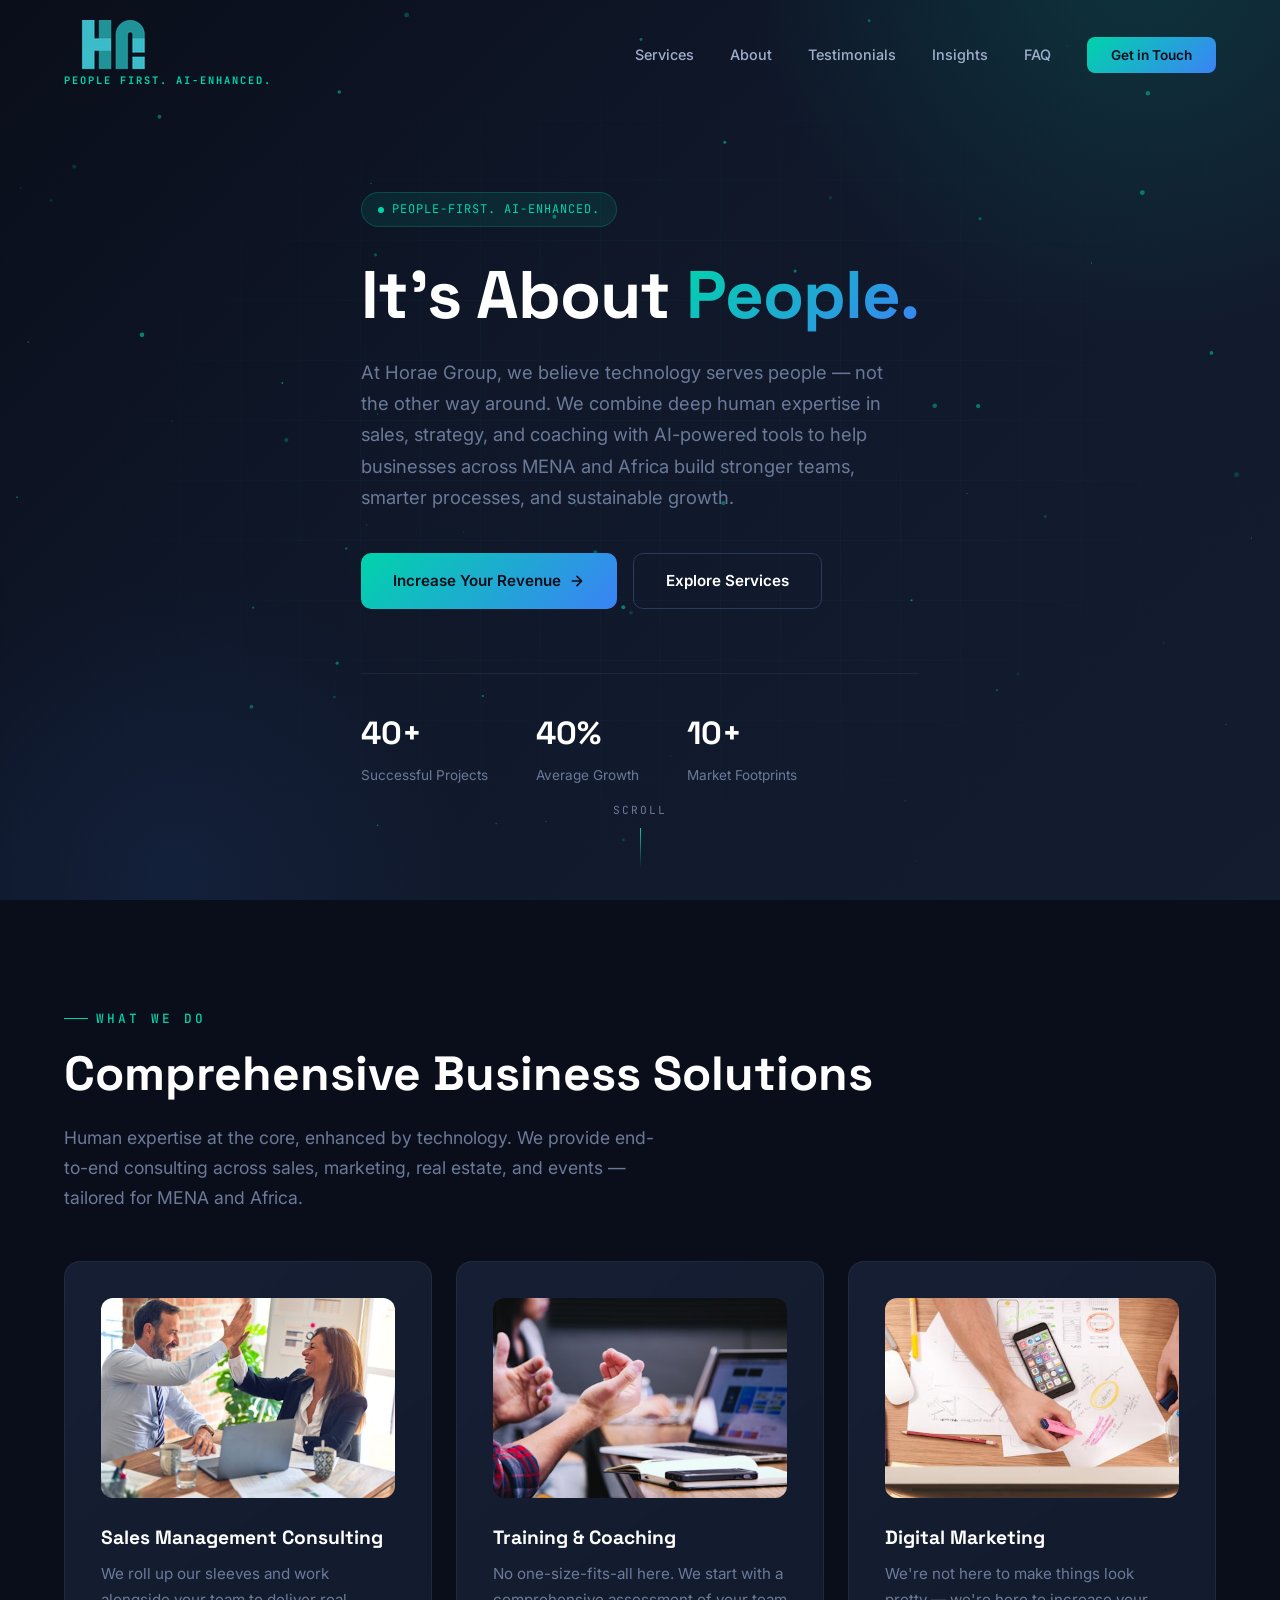
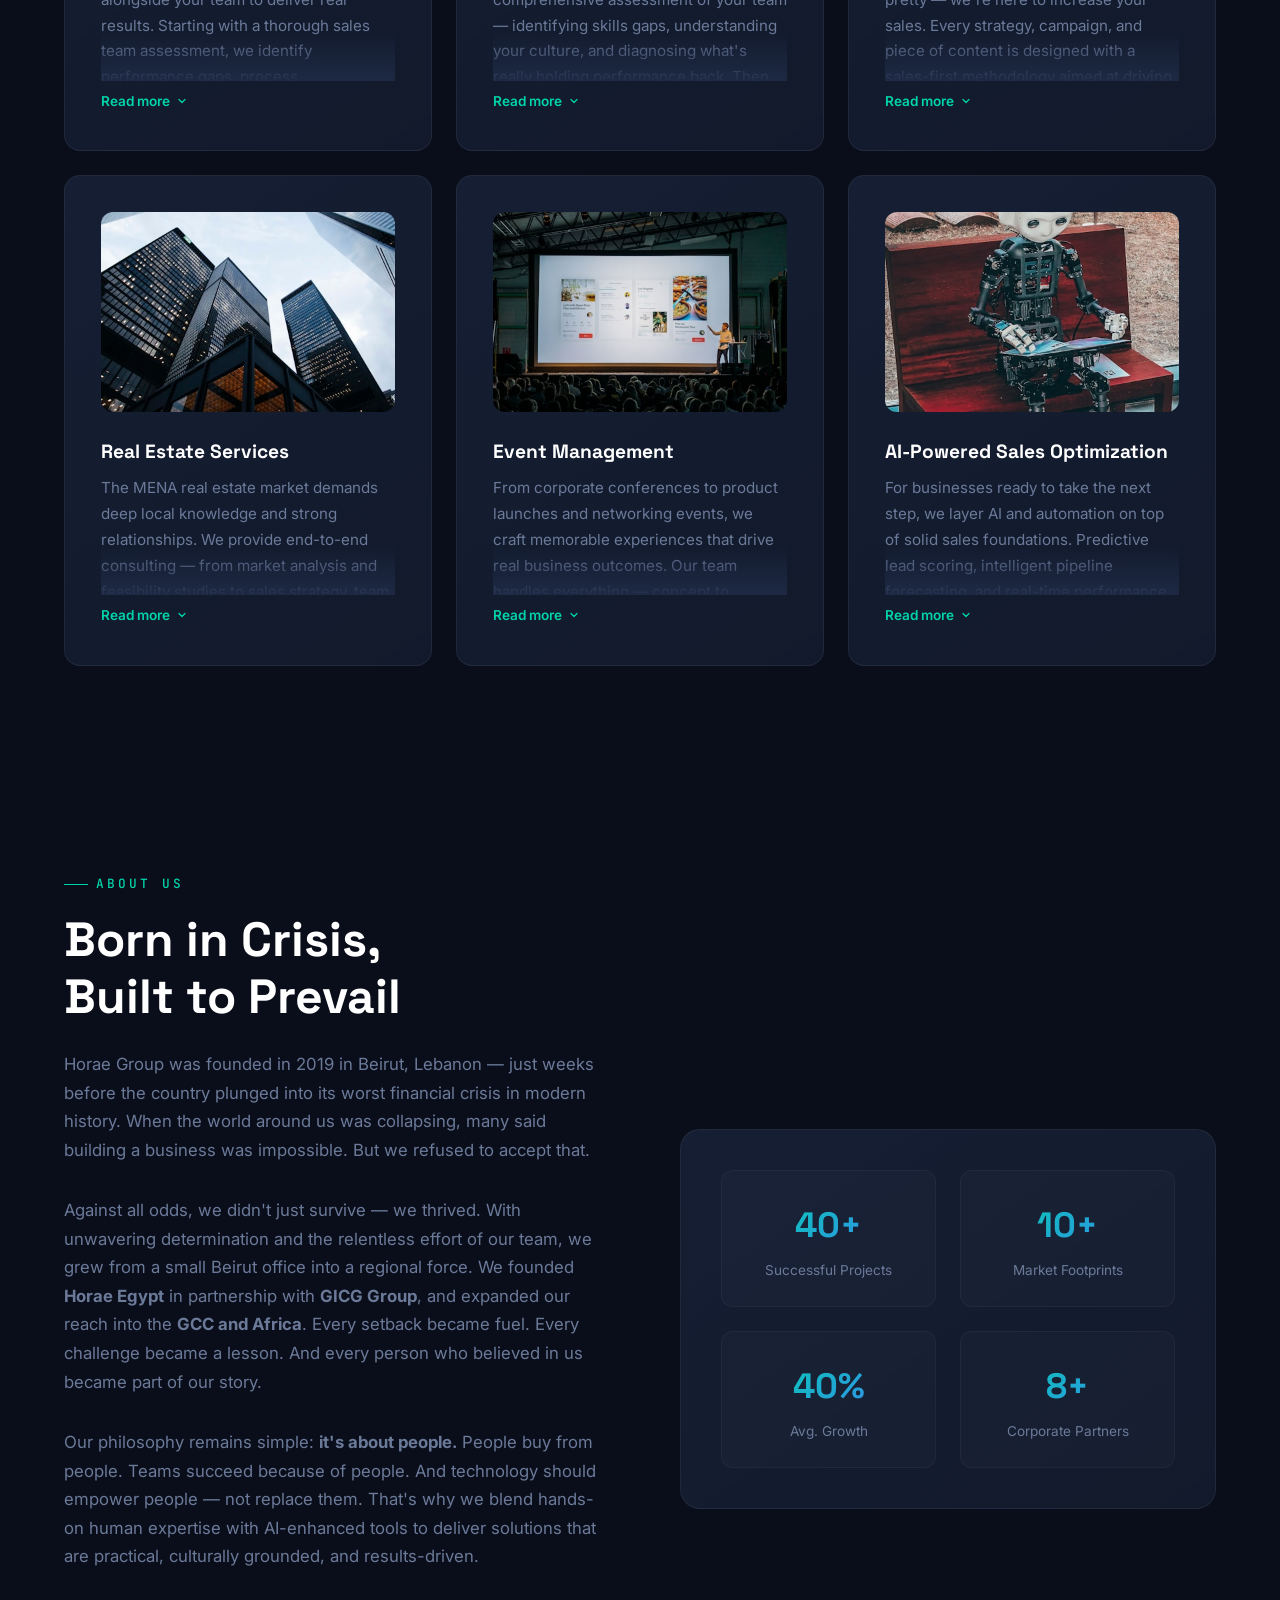
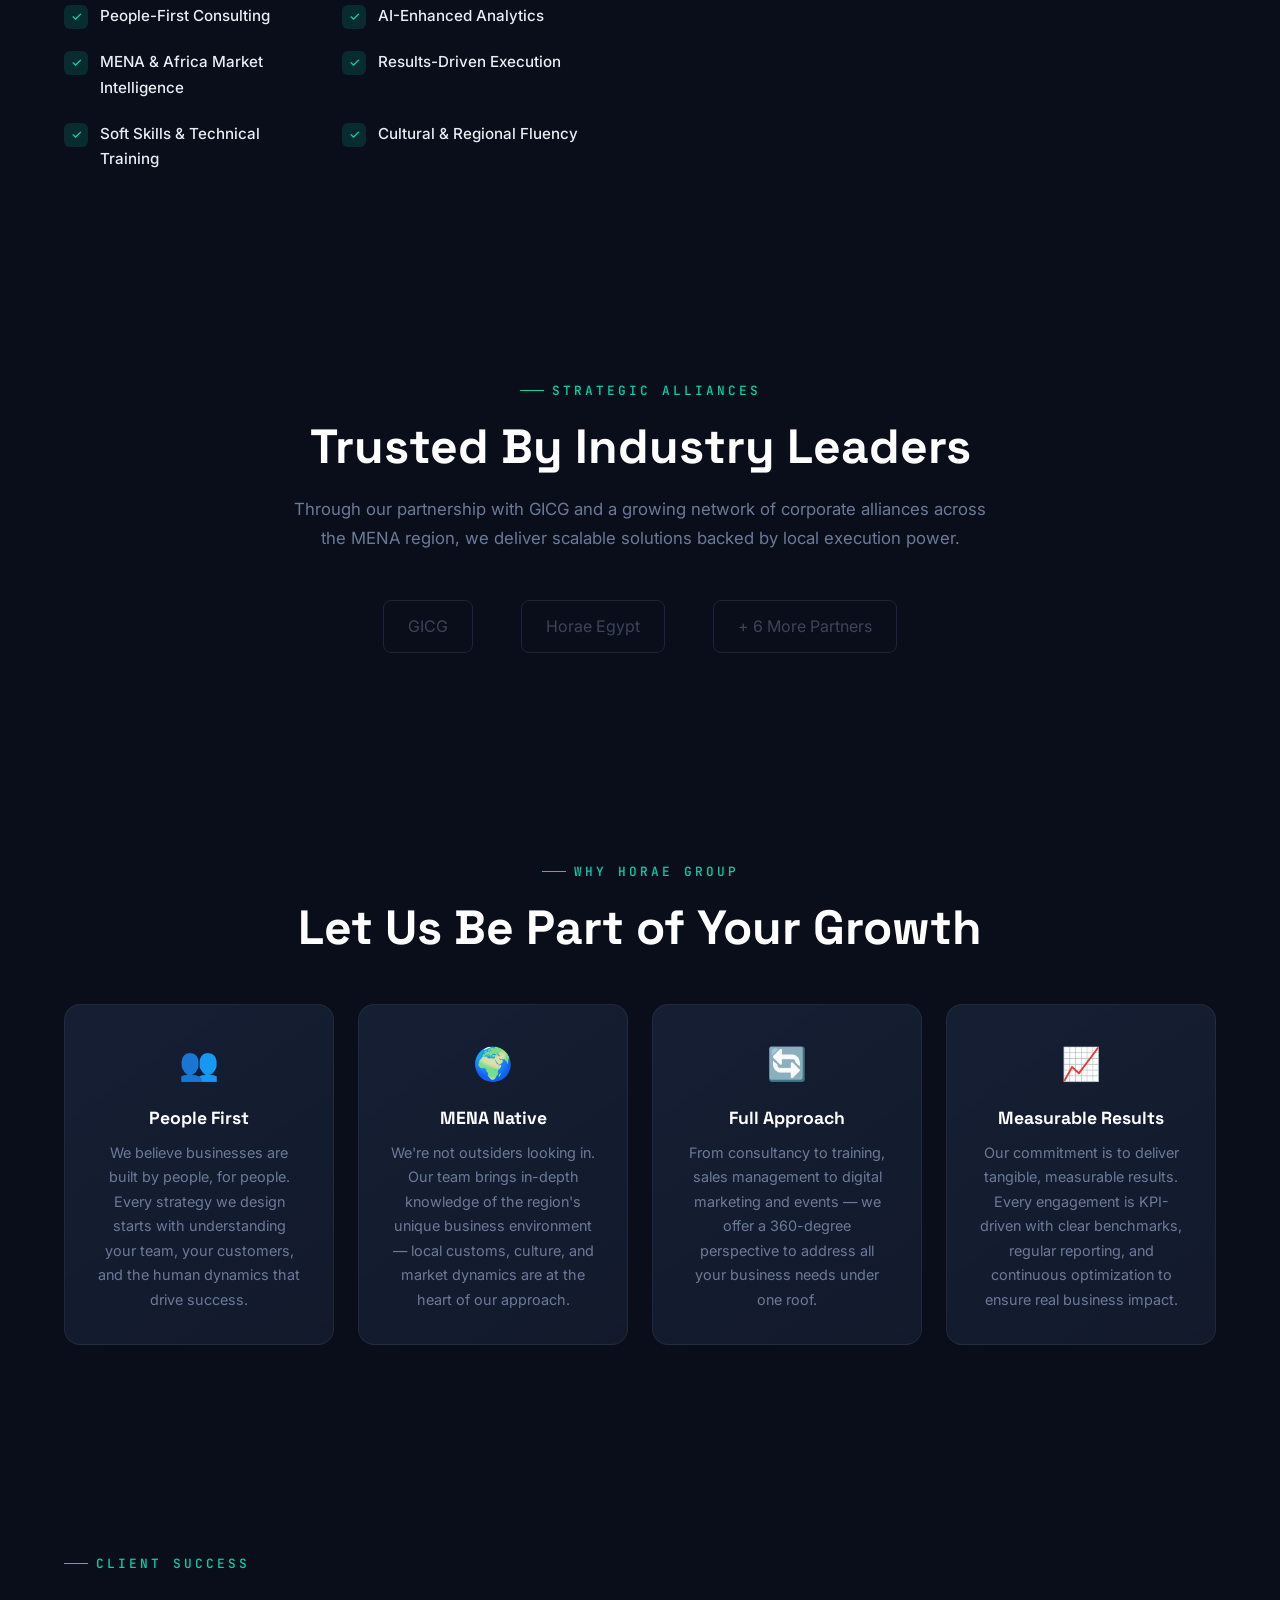
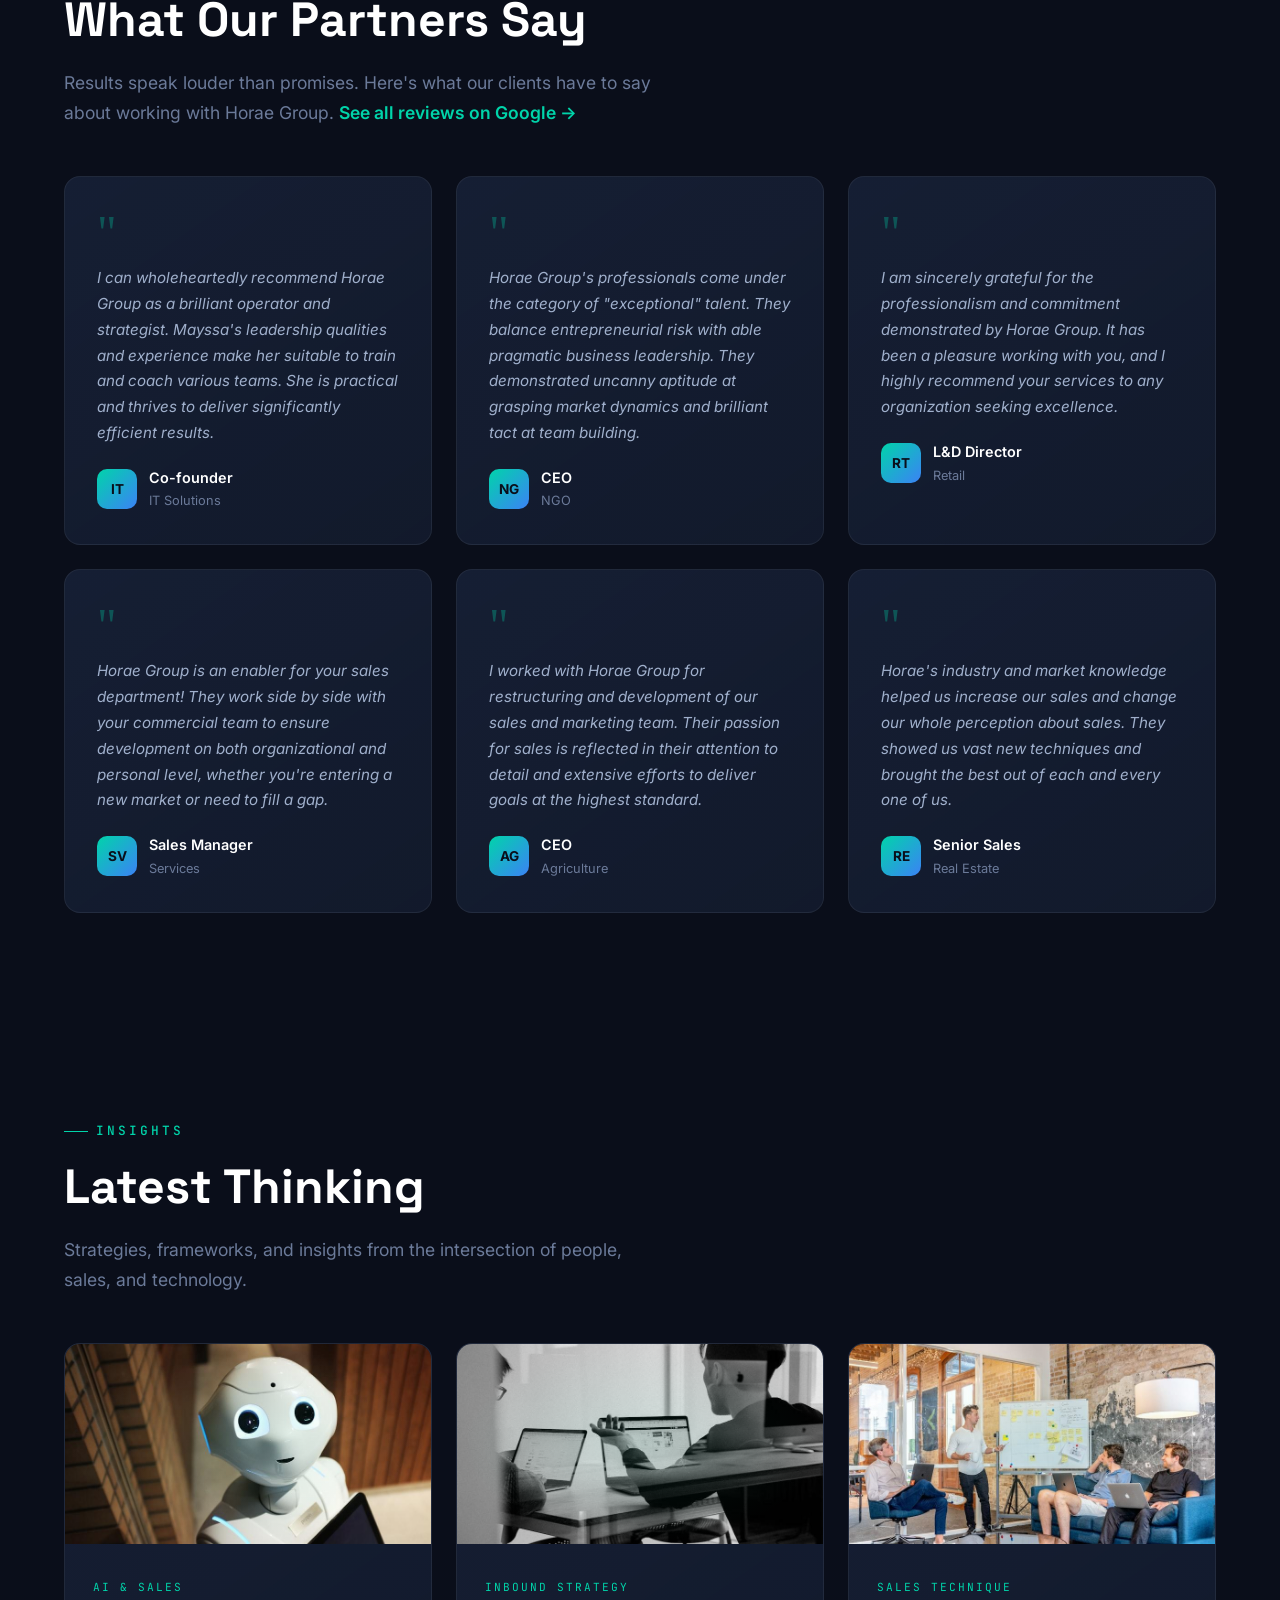
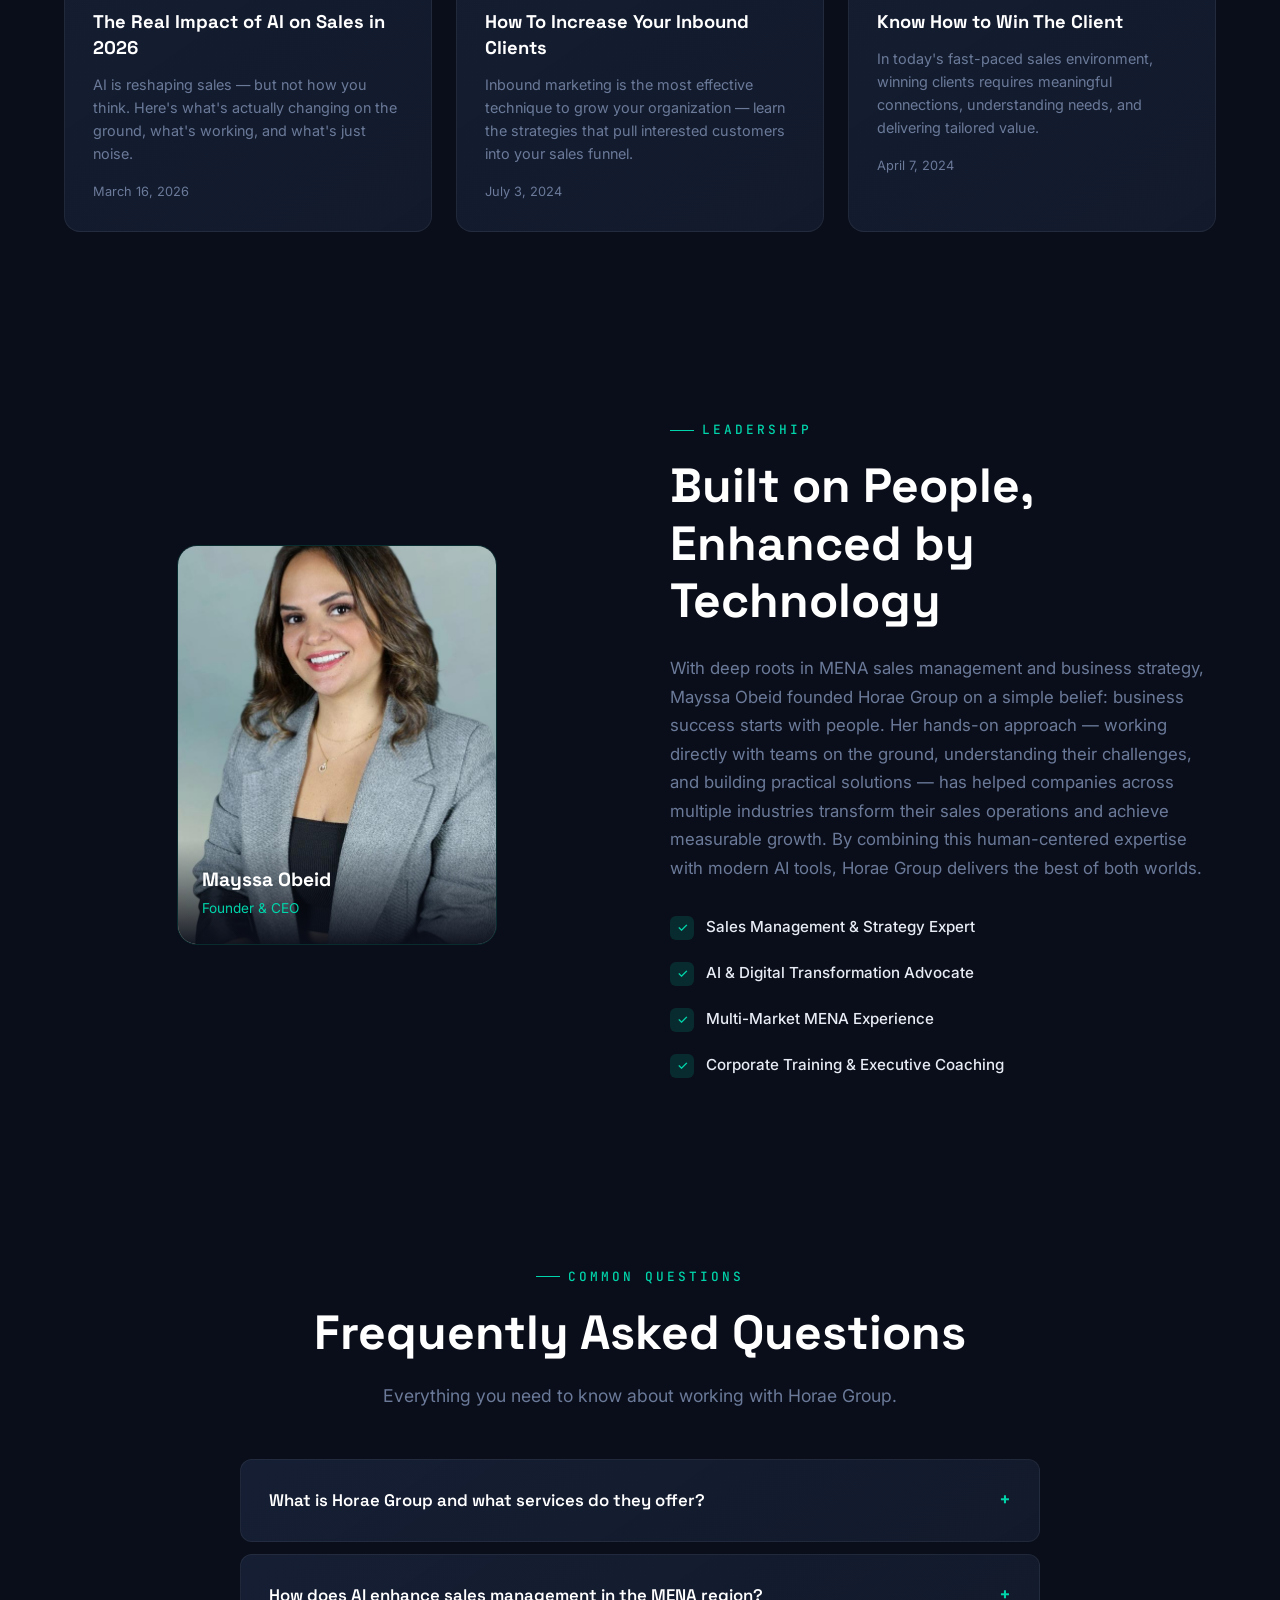
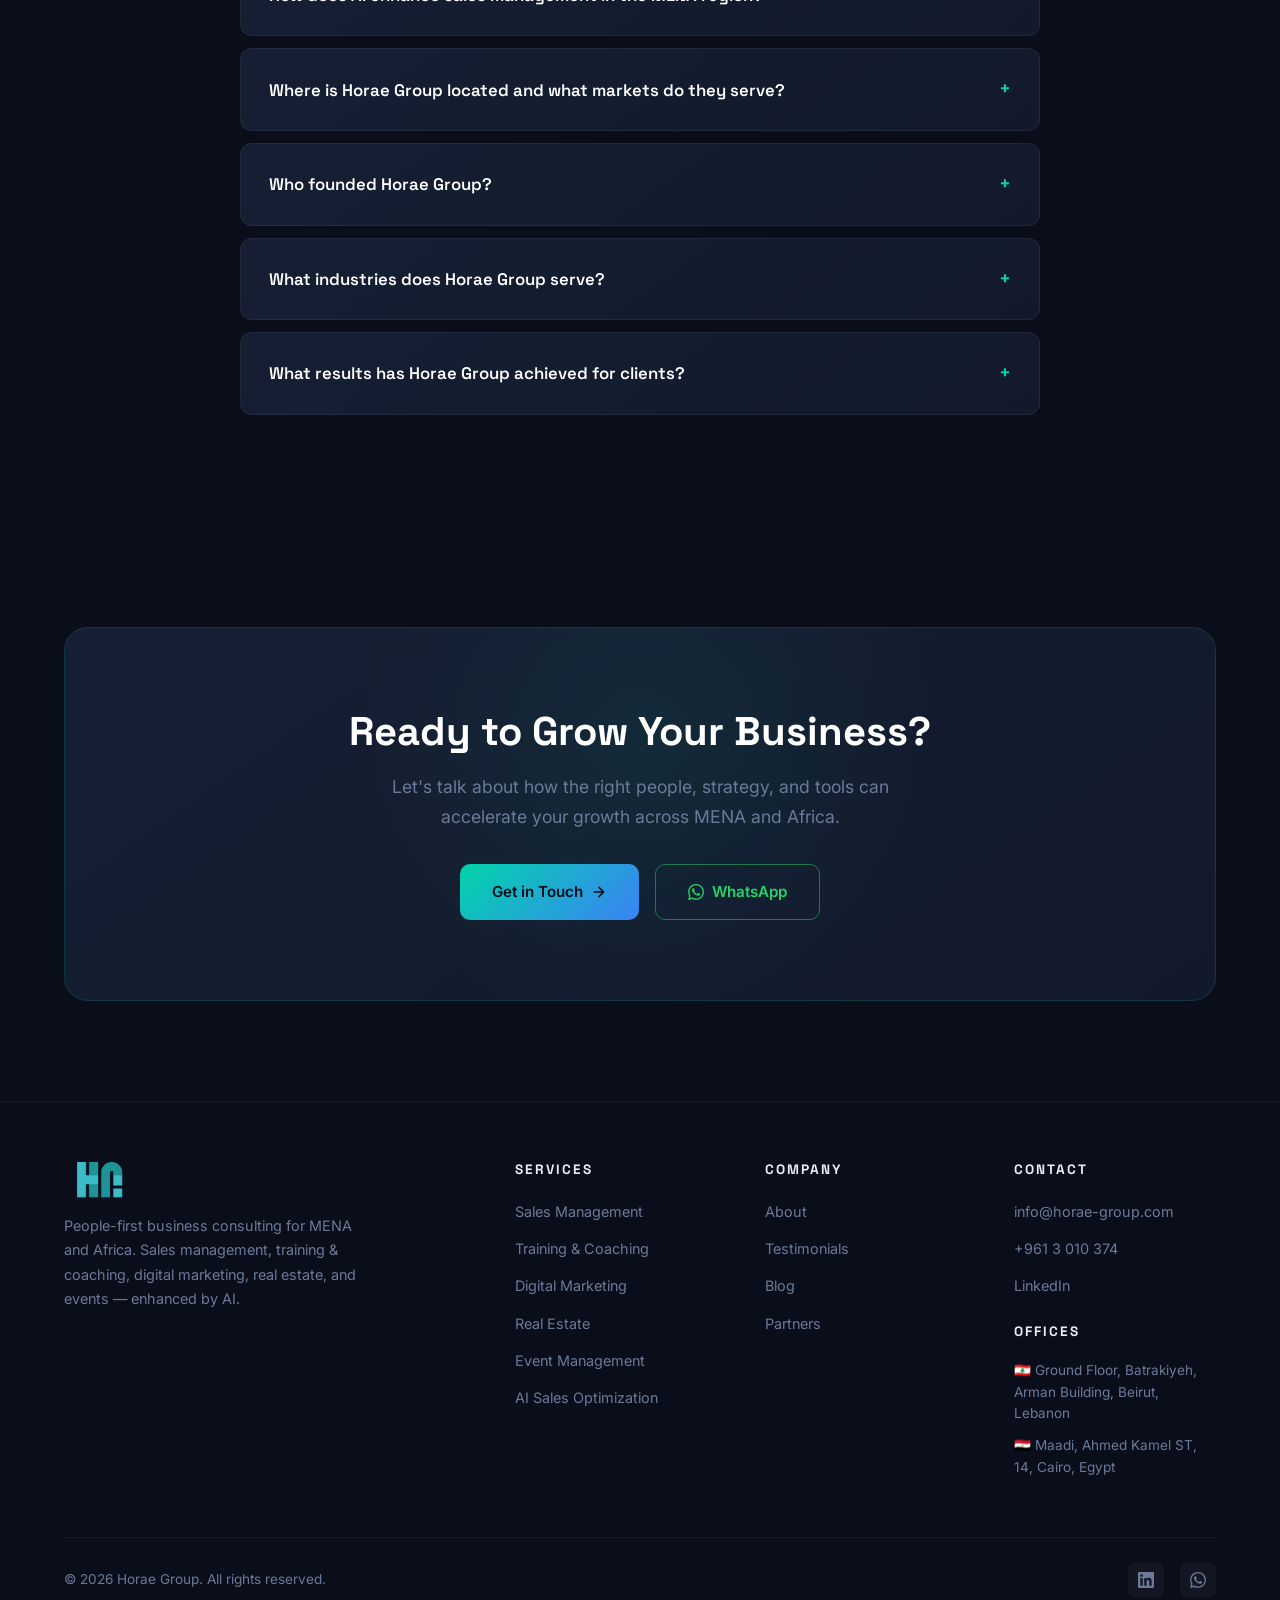
<file: index.html>
<!DOCTYPE html>
<html lang="en">
<head>
  <meta charset="UTF-8">
  <meta name="viewport" content="width=device-width, initial-scale=1.0">

  <!-- SEO Meta -->
  <title>Horae Group | People-First Sales Consulting, Enhanced by AI — MENA & Africa</title>
  <meta name="description" content="Horae Group is a MENA & Africa-based consulting firm where it's about people first. We specialize in sales management, training & coaching, digital marketing, and real estate — enhanced by AI and data-driven strategies to deliver measurable growth.">
  <meta name="keywords" content="sales consulting MENA, sales management consulting, sales training coaching, digital marketing MENA, AI sales optimization, business consulting Middle East, business consulting Africa, real estate consulting, event management, business growth MENA, people-first consulting, sales team assessment, customer journey optimization, Beirut consulting, Cairo consulting">
  <meta name="author" content="Horae Group">
  <meta name="robots" content="index, follow">
  <link rel="canonical" href="https://horae-group.com/">

  <!-- Language & AI Discovery -->
  <link rel="alternate" hreflang="en" href="https://horae-group.com/">
  <link rel="alternate" hreflang="x-default" href="https://horae-group.com/">

  <!-- Open Graph -->
  <meta property="og:type" content="website">
  <meta property="og:title" content="Horae Group — It's About People | Sales Consulting Enhanced by AI">
  <meta property="og:description" content="People-first business consulting for MENA & Africa. Sales management, training & coaching, digital marketing, and real estate — powered by human expertise, enhanced by AI.">
  <meta property="og:url" content="https://horae-group.com/">
  <meta property="og:site_name" content="Horae Group">
  <meta property="og:image" content="https://horae-group.com/images/og-image.png">
  <meta property="og:image:width" content="1200">
  <meta property="og:image:height" content="630">
  <meta property="og:locale" content="en_US">

  <!-- Twitter Card -->
  <meta name="twitter:card" content="summary_large_image">
  <meta name="twitter:title" content="Horae Group — It's About People | Sales Consulting Enhanced by AI">
  <meta name="twitter:description" content="People-first sales consulting, training, and digital marketing for MENA & Africa — enhanced by AI.">
  <meta name="twitter:image" content="https://horae-group.com/images/og-image.png">

  <!-- Structured Data: Organization -->
  <script type="application/ld+json">
  {
    "@context": "https://schema.org",
    "@type": "ProfessionalService",
    "name": "Horae Group",
    "alternateName": "Horae Consulting Group",
    "url": "https://horae-group.com",
    "logo": "https://horae-group.com/images/logo.png",
    "image": "https://horae-group.com/images/og-image.png",
    "description": "Horae Group is a people-first sales consulting firm for MENA & Africa, combining deep human expertise with AI-powered tools to help businesses build stronger teams, smarter processes, and sustainable growth. Founded in Beirut in 2019, Horae Group has delivered 40+ successful projects across 10+ markets with an average client growth of 40%.",
    "foundingDate": "2019",
    "founder": {
      "@type": "Person",
      "name": "Mayssa Obeid",
      "jobTitle": "Founder & CEO",
      "description": "Sales management and business strategy expert with deep roots in MENA markets. Corporate training and executive coaching specialist. AI and digital transformation advocate.",
      "sameAs": "https://www.linkedin.com/company/28443111"
    },
    "numberOfEmployees": {
      "@type": "QuantitativeValue",
      "minValue": 10,
      "maxValue": 50
    },
    "areaServed": [
      {"@type": "Place", "name": "Middle East"},
      {"@type": "Place", "name": "North Africa"},
      {"@type": "Place", "name": "Africa"},
      {"@type": "Country", "name": "Lebanon"},
      {"@type": "Country", "name": "Egypt"},
      {"@type": "Country", "name": "Saudi Arabia"},
      {"@type": "Country", "name": "United Arab Emirates"},
      {"@type": "Country", "name": "Qatar"},
      {"@type": "Country", "name": "Kuwait"},
      {"@type": "Country", "name": "Bahrain"},
      {"@type": "Country", "name": "Oman"}
    ],
    "knowsAbout": [
      "Sales Management Consulting",
      "AI-Powered Sales Optimization",
      "Sales Training and Coaching",
      "Digital Marketing Strategy",
      "Real Estate Consulting MENA",
      "Event Management",
      "Customer Journey Optimization",
      "CRM Implementation",
      "Lead Scoring",
      "Pipeline Forecasting",
      "Sales Process Redesign"
    ],
    "slogan": "People-First. AI-Enhanced.",
    "sameAs": [
      "https://www.linkedin.com/company/28443111",
      "https://www.google.com/maps/place/Horae+Group/@33.8927126,35.4937985,17z"
    ],
    "contactPoint": [
      {
        "@type": "ContactPoint",
        "email": "info@horae-group.com",
        "telephone": "+961-3-010-374",
        "contactType": "sales",
        "areaServed": ["MENA", "Africa"],
        "availableLanguage": ["English", "Arabic", "French"]
      }
    ],
    "address": [
      {
        "@type": "PostalAddress",
        "streetAddress": "Ground Floor, Batrakiyeh, Arman Building",
        "addressLocality": "Beirut",
        "addressCountry": "LB"
      },
      {
        "@type": "PostalAddress",
        "streetAddress": "Maadi, Ahmed Kamel ST, 14",
        "addressLocality": "Cairo",
        "addressCountry": "EG"
      }
    ],
    "hasOfferCatalog": {
      "@type": "OfferCatalog",
      "name": "Consulting Services",
      "itemListElement": [
        {
          "@type": "Offer",
          "itemOffered": {
            "@type": "Service",
            "name": "Sales Management Consulting",
            "description": "End-to-end sales operations restructuring including sales team assessment, process redesign, KPI setting, CRM implementation, and customer journey optimization. Clients see 40-60% reduction in wasted outreach.",
            "serviceType": "Business Consulting",
            "areaServed": "MENA and Africa",
            "provider": {"@type": "Organization", "name": "Horae Group"}
          }
        },
        {
          "@type": "Offer",
          "itemOffered": {
            "@type": "Service",
            "name": "Training & Coaching",
            "description": "Customized corporate training programs covering communication, negotiation, objection handling, CRM proficiency, and AI tool adoption. Includes roleplay, live coaching, field shadowing, and executive coaching.",
            "serviceType": "Corporate Training",
            "areaServed": "MENA and Africa",
            "provider": {"@type": "Organization", "name": "Horae Group"}
          }
        },
        {
          "@type": "Offer",
          "itemOffered": {
            "@type": "Service",
            "name": "Digital Marketing",
            "description": "Sales-first digital marketing strategy covering SEO, social media, content creation, paid advertising, and email marketing with AI-enhanced analytics for ROI optimization.",
            "serviceType": "Digital Marketing",
            "areaServed": "MENA and Africa",
            "provider": {"@type": "Organization", "name": "Horae Group"}
          }
        },
        {
          "@type": "Offer",
          "itemOffered": {
            "@type": "Service",
            "name": "Real Estate Services",
            "description": "MENA real estate consulting from market analysis and feasibility studies to sales strategy, team training, and project launch execution with virtual tours and AI-powered lead matching.",
            "serviceType": "Real Estate Consulting",
            "areaServed": "MENA and Africa",
            "provider": {"@type": "Organization", "name": "Horae Group"}
          }
        },
        {
          "@type": "Offer",
          "itemOffered": {
            "@type": "Service",
            "name": "Event Management",
            "description": "Full-service event management for corporate conferences, product launches, and networking events with digital tools for registration, engagement, and post-event analytics.",
            "serviceType": "Event Management",
            "areaServed": "MENA and Africa",
            "provider": {"@type": "Organization", "name": "Horae Group"}
          }
        },
        {
          "@type": "Offer",
          "itemOffered": {
            "@type": "Service",
            "name": "AI-Powered Sales Optimization",
            "description": "Predictive lead scoring, intelligent pipeline forecasting, real-time performance dashboards, and automated follow-up sequences layered on solid sales foundations.",
            "serviceType": "AI Sales Technology",
            "areaServed": "MENA and Africa",
            "provider": {"@type": "Organization", "name": "Horae Group"}
          }
        }
      ]
    },
    "aggregateRating": {
      "@type": "AggregateRating",
      "ratingValue": "5.0",
      "reviewCount": "12",
      "bestRating": "5"
    }
  }
  </script>

  <!-- Structured Data: FAQ -->
  <script type="application/ld+json">
  {
    "@context": "https://schema.org",
    "@type": "FAQPage",
    "mainEntity": [
      {
        "@type": "Question",
        "name": "What is Horae Group and what services do they offer?",
        "acceptedAnswer": {
          "@type": "Answer",
          "text": "Horae Group is a people-first business consulting firm serving MENA and Africa, founded in 2019 in Beirut, Lebanon. They offer six core services: Sales Management Consulting, Training & Coaching, Digital Marketing, Real Estate Services, Event Management, and AI-Powered Sales Optimization. Their approach combines deep human expertise with AI-enhanced tools for measurable business growth."
        }
      },
      {
        "@type": "Question",
        "name": "How does AI enhance sales management in the MENA region?",
        "acceptedAnswer": {
          "@type": "Answer",
          "text": "Horae Group layers AI tools on top of strong sales foundations to enhance — not replace — human teams. Key AI applications include predictive lead scoring (reducing wasted outreach by 40-60%), intelligent pipeline forecasting using real deal velocity data, personalized outreach at scale, real-time sales coaching, and customer journey intelligence. The firm always starts with a sales team assessment and process optimization before introducing technology."
        }
      },
      {
        "@type": "Question",
        "name": "Where is Horae Group located and what markets do they serve?",
        "acceptedAnswer": {
          "@type": "Answer",
          "text": "Horae Group is headquartered in Beirut, Lebanon (Batrakiyeh, Arman Building) with a second office in Cairo, Egypt (Maadi) through their partnership with GICG Group. They actively serve businesses across Lebanon, Egypt, Saudi Arabia, UAE, Qatar, Kuwait, Bahrain, Oman, and multiple African markets — covering 10+ market footprints."
        }
      },
      {
        "@type": "Question",
        "name": "Who founded Horae Group?",
        "acceptedAnswer": {
          "@type": "Answer",
          "text": "Horae Group was founded by Mayssa Obeid in 2019 in Beirut, Lebanon — just weeks before the country's worst financial crisis. A sales management and business strategy expert with deep MENA roots, Mayssa built the firm on the belief that business success starts with people. She specializes in corporate training, executive coaching, and AI-enhanced digital transformation."
        }
      },
      {
        "@type": "Question",
        "name": "What industries does Horae Group serve?",
        "acceptedAnswer": {
          "@type": "Answer",
          "text": "Horae Group serves businesses across retail, FMCG, real estate, fintech, agriculture, IT solutions, NGOs, services, and hospitality sectors. Their consultants bring hands-on field experience in each sector, combining practical execution with AI-powered analytics tailored to regional market dynamics."
        }
      },
      {
        "@type": "Question",
        "name": "What results has Horae Group achieved for clients?",
        "acceptedAnswer": {
          "@type": "Answer",
          "text": "Horae Group has completed 40+ successful projects with an average client growth of 40%. Their AI-enhanced lead scoring has helped clients reduce wasted outreach by 40-60% in the first quarter. They operate across 10+ market footprints with 8+ corporate partners, consistently earning 5-star reviews for their practical, people-first approach."
        }
      }
    ]
  }
  </script>

  <!-- Structured Data: WebSite (for sitelinks search) -->
  <script type="application/ld+json">
  {
    "@context": "https://schema.org",
    "@type": "WebSite",
    "name": "Horae Group",
    "url": "https://horae-group.com",
    "description": "People-first sales consulting for MENA & Africa, enhanced by AI."
  }
  </script>

  <!-- Structured Data: BreadcrumbList -->
  <script type="application/ld+json">
  {
    "@context": "https://schema.org",
    "@type": "BreadcrumbList",
    "itemListElement": [
      {
        "@type": "ListItem",
        "position": 1,
        "name": "Home",
        "item": "https://horae-group.com/"
      }
    ]
  }
  </script>

  <!-- Fonts -->
  <link rel="preconnect" href="https://fonts.googleapis.com">
  <link rel="preconnect" href="https://fonts.gstatic.com" crossorigin>
  <link href="https://fonts.googleapis.com/css2?family=Inter:wght@400;500;600;700&family=Space+Grotesk:wght@500;600;700&family=JetBrains+Mono:wght@400;500&display=swap" rel="stylesheet">

  <!-- Styles -->
  <link rel="stylesheet" href="css/style.css">

  <!-- Favicon -->
  <link rel="icon" type="image/png" href="images/favicon.png">
</head>
<body>

  <!-- ========== NAVIGATION ========== -->
  <nav class="nav" role="navigation" aria-label="Main navigation">
    <div class="container">
      <a href="/" class="nav-logo">
        <img src="images/logo-nav.png" alt="Horae Group" style="height:50px;">
        <span style="font-size:0.65rem;color:var(--accent);font-family:var(--font-mono);letter-spacing:2px;text-transform:uppercase;">People First. AI-Enhanced.</span>
      </a>
      <ul class="nav-links">
        <li><a href="#services">Services</a></li>
        <li><a href="#about">About</a></li>
        <li><a href="#testimonials">Testimonials</a></li>
        <li><a href="#blog">Insights</a></li>
        <li><a href="#faq">FAQ</a></li>
        <li><a href="#contact" class="nav-cta">Get in Touch</a></li>
      </ul>
      <button class="nav-toggle" aria-label="Toggle menu">
        <span></span><span></span><span></span>
      </button>
    </div>
  </nav>

  <!-- ========== HERO ========== -->
  <section class="hero" id="home">
    <div class="hero-grid"></div>
    <canvas id="hero-particles"></canvas>
    <div class="container">
      <div class="hero-content">
        <div class="hero-badge">
          <span class="dot"></span>
          PEOPLE-FIRST. AI-ENHANCED.
        </div>
        <h1>
          It's About <span class="gradient-text">People.</span>
        </h1>
        <p>
          At Horae Group, we believe technology serves people — not the other way around. We combine deep human expertise in sales, strategy, and coaching with AI-powered tools to help businesses across MENA and Africa build stronger teams, smarter processes, and sustainable growth.
        </p>
        <div class="hero-buttons">
          <a href="#contact" class="btn-primary">
            Increase Your Revenue
            <svg width="16" height="16" viewBox="0 0 24 24" fill="none" stroke="currentColor" stroke-width="2.5" stroke-linecap="round" stroke-linejoin="round"><path d="M5 12h14M12 5l7 7-7 7"/></svg>
          </a>
          <a href="#services" class="btn-secondary">
            Explore Services
          </a>
        </div>
        <div class="hero-stats">
          <div class="hero-stat">
            <div class="number" data-count="40" data-suffix="+">0+</div>
            <div class="label">Successful Projects</div>
          </div>
          <div class="hero-stat">
            <div class="number" data-count="40" data-suffix="%">0%</div>
            <div class="label">Average Growth</div>
          </div>
          <div class="hero-stat">
            <div class="number" data-count="10" data-suffix="+">0+</div>
            <div class="label">Market Footprints</div>
          </div>
        </div>
      </div>
    </div>
    <div class="scroll-indicator">
      <span>Scroll</span>
      <div class="scroll-line"></div>
    </div>
  </section>
  <section class="services" id="services">
    <div class="container">
      <div class="fade-in">
        <span class="section-label">What We Do</span>
        <h2 class="section-title">Comprehensive Business Solutions</h2>
        <p class="section-subtitle">Human expertise at the core, enhanced by technology. We provide end-to-end consulting across sales, marketing, real estate, and events — tailored for MENA and Africa.</p>
      </div>
      <div class="services-grid">

        <div class="service-card fade-in">
          <img src="images/svc-sales.jpg" alt="Sales Management Consulting" class="service-card-img">
          <h3>Sales Management Consulting</h3>
          <div class="service-text">
            <p>We roll up our sleeves and work alongside your team to deliver real results. Starting with a thorough sales team assessment, we identify performance gaps, process inefficiencies, and missed opportunities — then restructure your entire operation for growth.</p>
            <p style="margin-top:12px;">We redesign your sales process, set actionable KPIs, implement CRM systems, and build accountability frameworks. We also specialize in customer experience and journey optimization — mapping every touchpoint to uncover where prospects drop off and convert more effectively. Our consultants bring field experience across retail, FMCG, real estate, fintech, and agriculture, combining practical execution with AI-powered analytics.</p>
          </div>
          <button class="expand-btn" onclick="this.closest('.service-card').classList.toggle('expanded')">
            Read more <svg width="12" height="12" viewBox="0 0 24 24" fill="none" stroke="currentColor" stroke-width="2.5" stroke-linecap="round" stroke-linejoin="round"><path d="M6 9l6 6 6-6"/></svg>
          </button>
        </div>

        <div class="service-card fade-in">
          <img src="images/svc-training.jpg" alt="Training and Coaching" class="service-card-img">
          <h3>Training & Coaching</h3>
          <div class="service-text">
            <p>No one-size-fits-all here. We start with a comprehensive assessment of your team — identifying skills gaps, understanding your culture, and diagnosing what's really holding performance back. Then we design a customized solution that fits your people.</p>
            <p style="margin-top:12px;">Our programs blend hands-on exercises with essential skills: communication, negotiation, objection handling, CRM proficiency, and AI tool adoption. We favor realistic scenarios over theory — roleplay, live coaching, field shadowing, and post-training follow-ups. Whether it's a focused workshop or multi-week executive coaching, every session is built for lasting, measurable improvement.</p>
          </div>
          <button class="expand-btn" onclick="this.closest('.service-card').classList.toggle('expanded')">
            Read more <svg width="12" height="12" viewBox="0 0 24 24" fill="none" stroke="currentColor" stroke-width="2.5" stroke-linecap="round" stroke-linejoin="round"><path d="M6 9l6 6 6-6"/></svg>
          </button>
        </div>

        <div class="service-card fade-in">
          <img src="images/svc-marketing.jpg" alt="Digital Marketing" class="service-card-img">
          <h3>Digital Marketing</h3>
          <div class="service-text">
            <p>We're not here to make things look pretty — we're here to increase your sales. Every strategy, campaign, and piece of content is designed with a sales-first methodology aimed at driving revenue.</p>
            <p style="margin-top:12px;">We build your entire digital presence in the direction of your sales funnel — attracting the right prospects, nurturing them, and converting them into paying customers. Covering SEO, social media, content creation, paid advertising, and email marketing, we continuously optimize with AI-enhanced analytics to maximize your ROI across every channel.</p>
          </div>
          <button class="expand-btn" onclick="this.closest('.service-card').classList.toggle('expanded')">
            Read more <svg width="12" height="12" viewBox="0 0 24 24" fill="none" stroke="currentColor" stroke-width="2.5" stroke-linecap="round" stroke-linejoin="round"><path d="M6 9l6 6 6-6"/></svg>
          </button>
        </div>

        <div class="service-card fade-in">
          <img src="images/svc-realestate.jpg" alt="Real Estate Services" class="service-card-img">
          <h3>Real Estate Services</h3>
          <div class="service-text">
            <p>The MENA real estate market demands deep local knowledge and strong relationships. We provide end-to-end consulting — from market analysis and feasibility studies to sales strategy, team training, and project launch execution.</p>
            <p style="margin-top:12px;">Whether you're a developer launching a project, a brokerage scaling operations, or an investor entering a new market, we position your property, reach the right buyers, and close deals efficiently. Our digital tools including virtual tours and AI-powered lead matching complement the human touch that seals the deal.</p>
          </div>
          <button class="expand-btn" onclick="this.closest('.service-card').classList.toggle('expanded')">
            Read more <svg width="12" height="12" viewBox="0 0 24 24" fill="none" stroke="currentColor" stroke-width="2.5" stroke-linecap="round" stroke-linejoin="round"><path d="M6 9l6 6 6-6"/></svg>
          </button>
        </div>

        <div class="service-card fade-in">
          <img src="images/svc-events.jpg" alt="Event Management" class="service-card-img">
          <h3>Event Management</h3>
          <div class="service-text">
            <p>From corporate conferences to product launches and networking events, we craft memorable experiences that drive real business outcomes. Our team handles everything — concept to execution.</p>
            <p style="margin-top:12px;">We manage venue sourcing, vendor coordination, branding, logistics, and on-the-day execution. Events create human connections no digital channel can replace. We also leverage digital tools for registration, attendee engagement, live analytics, and post-event follow-up to ensure measurable impact beyond the day itself.</p>
          </div>
          <button class="expand-btn" onclick="this.closest('.service-card').classList.toggle('expanded')">
            Read more <svg width="12" height="12" viewBox="0 0 24 24" fill="none" stroke="currentColor" stroke-width="2.5" stroke-linecap="round" stroke-linejoin="round"><path d="M6 9l6 6 6-6"/></svg>
          </button>
        </div>

        <div class="service-card fade-in">
          <img src="images/svc-ai.jpg" alt="AI-Powered Sales Optimization" class="service-card-img">
          <h3>AI-Powered Sales Optimization</h3>
          <div class="service-text">
            <p>For businesses ready to take the next step, we layer AI and automation on top of solid sales foundations. Predictive lead scoring, intelligent pipeline forecasting, and real-time performance dashboards.</p>
            <p style="margin-top:12px;">We implement automated follow-up sequences and give your managers instant visibility into performance. We don't replace people with technology — we give your people superpowers. Every AI implementation is designed to free your team from repetitive tasks so they can focus on building relationships and closing deals.</p>
          </div>
          <button class="expand-btn" onclick="this.closest('.service-card').classList.toggle('expanded')">
            Read more <svg width="12" height="12" viewBox="0 0 24 24" fill="none" stroke="currentColor" stroke-width="2.5" stroke-linecap="round" stroke-linejoin="round"><path d="M6 9l6 6 6-6"/></svg>
          </button>
        </div>

      </div>
    </div>
  </section>

  <!-- ========== ABOUT ========== -->
  <section class="about" id="about">
    <div class="container">
      <div class="about-grid">
        <div class="about-content fade-in">
          <span class="section-label">About Us</span>
          <h2 class="section-title">Born in Crisis,<br>Built to Prevail</h2>
          <p class="about-text">
            Horae Group was founded in 2019 in Beirut, Lebanon — just weeks before the country plunged into its worst financial crisis in modern history. When the world around us was collapsing, many said building a business was impossible. But we refused to accept that.
          </p>
          <p class="about-text">
            Against all odds, we didn't just survive — we thrived. With unwavering determination and the relentless effort of our team, we grew from a small Beirut office into a regional force. We founded <strong>Horae Egypt</strong> in partnership with <strong>GICG Group</strong>, and expanded our reach into the <strong>GCC and Africa</strong>. Every setback became fuel. Every challenge became a lesson. And every person who believed in us became part of our story.
          </p>
          <p class="about-text">
            Our philosophy remains simple: <strong>it's about people.</strong> People buy from people. Teams succeed because of people. And technology should empower people — not replace them. That's why we blend hands-on human expertise with AI-enhanced tools to deliver solutions that are practical, culturally grounded, and results-driven.
          </p>
          <div class="about-features">
            <div class="about-feature">
              <span class="check">✓</span>
              <span>People-First Consulting</span>
            </div>
            <div class="about-feature">
              <span class="check">✓</span>
              <span>AI-Enhanced Analytics</span>
            </div>
            <div class="about-feature">
              <span class="check">✓</span>
              <span>MENA & Africa Market Intelligence</span>
            </div>
            <div class="about-feature">
              <span class="check">✓</span>
              <span>Results-Driven Execution</span>
            </div>
            <div class="about-feature">
              <span class="check">✓</span>
              <span>Soft Skills & Technical Training</span>
            </div>
            <div class="about-feature">
              <span class="check">✓</span>
              <span>Cultural & Regional Fluency</span>
            </div>
          </div>
        </div>
        <div class="about-visual fade-in">
          <div class="about-card">
            <div class="metric-grid">
              <div class="metric">
                <div class="value" data-count="40" data-suffix="+">0+</div>
                <div class="desc">Successful Projects</div>
              </div>
              <div class="metric">
                <div class="value" data-count="10" data-suffix="+">0+</div>
                <div class="desc">Market Footprints</div>
              </div>
              <div class="metric">
                <div class="value" data-count="40" data-suffix="%">0%</div>
                <div class="desc">Avg. Growth</div>
              </div>
              <div class="metric">
                <div class="value" data-count="8" data-suffix="+">0+</div>
                <div class="desc">Corporate Partners</div>
              </div>
            </div>
          </div>
        </div>
      </div>
    </div>
  </section>

  <!-- ========== PARTNERS ========== -->
  <section class="partners" id="partners">
    <div class="container fade-in">
      <span class="section-label" style="justify-content: center;">Strategic Alliances</span>
      <h2 class="section-title">Trusted By Industry Leaders</h2>
      <p class="partner-text">
        Through our partnership with GICG and a growing network of corporate alliances across the MENA region, we deliver scalable solutions backed by local execution power.
      </p>
      <!-- Partner logos can be added as images here -->
      <div class="partners-logos">
        <span style="font-size:1rem;color:var(--muted);border:1px solid var(--steel);padding:12px 24px;border-radius:8px;">GICG</span>
        <span style="font-size:1rem;color:var(--muted);border:1px solid var(--steel);padding:12px 24px;border-radius:8px;">Horae Egypt</span>
        <span style="font-size:1rem;color:var(--muted);border:1px solid var(--steel);padding:12px 24px;border-radius:8px;">+ 6 More Partners</span>
      </div>
    </div>
  </section>

  <!-- ========== WHY CHOOSE US ========== -->
  <section class="why-us" id="why">
    <div class="container">
      <div class="fade-in" style="text-align:center;margin-bottom:48px;">
        <span class="section-label" style="justify-content:center;">Why Horae Group</span>
        <h2 class="section-title">Let Us Be Part of Your Growth</h2>
      </div>
      <div class="why-grid">
        <div class="why-card fade-in">
          <div class="icon">👥</div>
          <h3>People First</h3>
          <p>We believe businesses are built by people, for people. Every strategy we design starts with understanding your team, your customers, and the human dynamics that drive success.</p>
        </div>
        <div class="why-card fade-in">
          <div class="icon">🌍</div>
          <h3>MENA Native</h3>
          <p>We're not outsiders looking in. Our team brings in-depth knowledge of the region's unique business environment — local customs, culture, and market dynamics are at the heart of our approach.</p>
        </div>
        <div class="why-card fade-in">
          <div class="icon">🔄</div>
          <h3>Full Approach</h3>
          <p>From consultancy to training, sales management to digital marketing and events — we offer a 360-degree perspective to address all your business needs under one roof.</p>
        </div>
        <div class="why-card fade-in">
          <div class="icon">📈</div>
          <h3>Measurable Results</h3>
          <p>Our commitment is to deliver tangible, measurable results. Every engagement is KPI-driven with clear benchmarks, regular reporting, and continuous optimization to ensure real business impact.</p>
        </div>
      </div>
    </div>
  </section>

  <!-- ========== TESTIMONIALS ========== -->
  <section class="testimonials" id="testimonials">
    <div class="container">
      <div class="fade-in">
        <span class="section-label">Client Success</span>
        <h2 class="section-title">What Our Partners Say</h2>
        <p class="section-subtitle">Results speak louder than promises. Here's what our clients have to say about working with Horae Group. <a href="https://www.google.com/maps/place/Horae+Group/@33.8927126,35.4937985,17z/data=!3m1!4b1!4m6!3m5!1s0x151f176d6bd27f3d:0xd5ff0c5d19adc11d!8m2!3d33.8927126!4d35.4963734!16s%2Fg%2F11fqqbc_68?entry=ttu" target="_blank" rel="noopener" style="color:var(--accent);font-weight:600;">See all reviews on Google →</a></p>
      </div>
      <div class="testimonial-grid">

        <div class="testimonial-card fade-in">
          <div class="quote-mark">"</div>
          <blockquote>I can wholeheartedly recommend Horae Group as a brilliant operator and strategist. Mayssa's leadership qualities and experience make her suitable to train and coach various teams. She is practical and thrives to deliver significantly efficient results.</blockquote>
          <div class="testimonial-author">
            <div class="avatar">IT</div>
            <div class="info">
              <div class="name">Co-founder</div>
              <div class="role">IT Solutions</div>
            </div>
          </div>
        </div>

        <div class="testimonial-card fade-in">
          <div class="quote-mark">"</div>
          <blockquote>Horae Group's professionals come under the category of "exceptional" talent. They balance entrepreneurial risk with able pragmatic business leadership. They demonstrated uncanny aptitude at grasping market dynamics and brilliant tact at team building.</blockquote>
          <div class="testimonial-author">
            <div class="avatar">NG</div>
            <div class="info">
              <div class="name">CEO</div>
              <div class="role">NGO</div>
            </div>
          </div>
        </div>

        <div class="testimonial-card fade-in">
          <div class="quote-mark">"</div>
          <blockquote>I am sincerely grateful for the professionalism and commitment demonstrated by Horae Group. It has been a pleasure working with you, and I highly recommend your services to any organization seeking excellence.</blockquote>
          <div class="testimonial-author">
            <div class="avatar">RT</div>
            <div class="info">
              <div class="name">L&D Director</div>
              <div class="role">Retail</div>
            </div>
          </div>
        </div>

        <div class="testimonial-card fade-in">
          <div class="quote-mark">"</div>
          <blockquote>Horae Group is an enabler for your sales department! They work side by side with your commercial team to ensure development on both organizational and personal level, whether you're entering a new market or need to fill a gap.</blockquote>
          <div class="testimonial-author">
            <div class="avatar">SV</div>
            <div class="info">
              <div class="name">Sales Manager</div>
              <div class="role">Services</div>
            </div>
          </div>
        </div>

        <div class="testimonial-card fade-in">
          <div class="quote-mark">"</div>
          <blockquote>I worked with Horae Group for restructuring and development of our sales and marketing team. Their passion for sales is reflected in their attention to detail and extensive efforts to deliver goals at the highest standard.</blockquote>
          <div class="testimonial-author">
            <div class="avatar">AG</div>
            <div class="info">
              <div class="name">CEO</div>
              <div class="role">Agriculture</div>
            </div>
          </div>
        </div>

        <div class="testimonial-card fade-in">
          <div class="quote-mark">"</div>
          <blockquote>Horae's industry and market knowledge helped us increase our sales and change our whole perception about sales. They showed us vast new techniques and brought the best out of each and every one of us.</blockquote>
          <div class="testimonial-author">
            <div class="avatar">RE</div>
            <div class="info">
              <div class="name">Senior Sales</div>
              <div class="role">Real Estate</div>
            </div>
          </div>
        </div>

      </div>
    </div>
  </section>

  <!-- ========== BLOG ========== -->
  <section class="blog" id="blog">
    <div class="container">
      <div class="fade-in">
        <span class="section-label">Insights</span>
        <h2 class="section-title">Latest Thinking</h2>
        <p class="section-subtitle">Strategies, frameworks, and insights from the intersection of people, sales, and technology.</p>
      </div>
      <div class="blog-grid">
        <a href="blog/ai-impact-on-sales-2026.html" class="blog-card fade-in">
          <div class="blog-card-image"><img src="images/blog-ai-sales.jpg" alt="AI Impact on Sales"></div>
          <div class="blog-card-body">
            <span class="tag">AI & Sales</span>
            <h3>The Real Impact of AI on Sales in 2026</h3>
            <p>AI is reshaping sales — but not how you think. Here's what's actually changing on the ground, what's working, and what's just noise.</p>
            <div class="date">March 16, 2026</div>
          </div>
        </a>
        <a href="blog/how-to-increase-inbound-clients.html" class="blog-card fade-in">
          <div class="blog-card-image"><img src="images/blog-inbound.jpg" alt="Increase Inbound Clients"></div>
          <div class="blog-card-body">
            <span class="tag">Inbound Strategy</span>
            <h3>How To Increase Your Inbound Clients</h3>
            <p>Inbound marketing is the most effective technique to grow your organization — learn the strategies that pull interested customers into your sales funnel.</p>
            <div class="date">July 3, 2024</div>
          </div>
        </a>
        <a href="blog/how-to-win-the-client.html" class="blog-card fade-in">
          <div class="blog-card-image"><img src="images/blog-win-client.jpg" alt="Win the Client"></div>
          <div class="blog-card-body">
            <span class="tag">Sales Technique</span>
            <h3>Know How to Win The Client</h3>
            <p>In today's fast-paced sales environment, winning clients requires meaningful connections, understanding needs, and delivering tailored value.</p>
            <div class="date">April 7, 2024</div>
          </div>
        </a>
      </div>
    </div>
  </section>

  <!-- ========== FOUNDER ========== -->
  <section class="about" id="founder" style="padding:80px 0;">
    <div class="container">
      <div class="about-grid" style="gap:60px;">
        <div class="about-visual fade-in" style="display:flex;justify-content:center;">
          <div style="width:320px;height:400px;border-radius:20px;overflow:hidden;border:1px solid rgba(0,212,170,0.15);position:relative;">
            <!-- Replace src with actual photo -->
            <img id="founder-photo" src="images/founder.jpg" alt="Mayssa Obeid — Founder, Horae Group" style="width:100%;height:100%;object-fit:cover;" onerror="this.parentElement.innerHTML='<div style=\'width:100%;height:100%;display:flex;align-items:center;justify-content:center;background:linear-gradient(135deg,#1e2a45,#0f1729);font-size:4rem;\'>👩‍💼</div>'">
            <div style="position:absolute;bottom:0;left:0;right:0;padding:24px;background:linear-gradient(transparent,rgba(10,14,26,0.95));">
              <div style="font-family:var(--font-heading);font-size:1.2rem;color:var(--pure-white);font-weight:700;">Mayssa Obeid</div>
              <div style="font-size:0.85rem;color:var(--accent);">Founder & CEO</div>
            </div>
          </div>
        </div>
        <div class="about-content fade-in">
          <span class="section-label">Leadership</span>
          <h2 class="section-title">Built on People,<br>Enhanced by Technology</h2>
          <p class="about-text">
            With deep roots in MENA sales management and business strategy, Mayssa Obeid founded Horae Group on a simple belief: business success starts with people. Her hands-on approach — working directly with teams on the ground, understanding their challenges, and building practical solutions — has helped companies across multiple industries transform their sales operations and achieve measurable growth. By combining this human-centered expertise with modern AI tools, Horae Group delivers the best of both worlds.
          </p>
          <div class="about-features" style="grid-template-columns:1fr;">
            <div class="about-feature">
              <span class="check">✓</span>
              <span>Sales Management & Strategy Expert</span>
            </div>
            <div class="about-feature">
              <span class="check">✓</span>
              <span>AI & Digital Transformation Advocate</span>
            </div>
            <div class="about-feature">
              <span class="check">✓</span>
              <span>Multi-Market MENA Experience</span>
            </div>
            <div class="about-feature">
              <span class="check">✓</span>
              <span>Corporate Training & Executive Coaching</span>
            </div>
          </div>
        </div>
      </div>
    </div>
  </section>

  <!-- ========== FAQ ========== -->
  <section class="faq" id="faq" style="padding:var(--section-padding);">
    <div class="container">
      <div class="fade-in" style="text-align:center;margin-bottom:48px;">
        <span class="section-label" style="justify-content:center;">Common Questions</span>
        <h2 class="section-title">Frequently Asked Questions</h2>
        <p class="section-subtitle" style="margin:0 auto 48px;">Everything you need to know about working with Horae Group.</p>
      </div>
      <div style="max-width:800px;margin:0 auto;" class="fade-in">

        <details class="faq-item" style="background:var(--gradient-card);border:1px solid rgba(255,255,255,0.06);border-radius:12px;padding:24px 28px;margin-bottom:12px;">
          <summary style="font-family:var(--font-heading);font-size:1.05rem;color:var(--pure-white);cursor:pointer;font-weight:600;list-style:none;display:flex;justify-content:space-between;align-items:center;">
            What is Horae Group and what services do they offer?
            <span style="color:var(--accent);font-size:1.2rem;transition:transform 0.3s;">+</span>
          </summary>
          <p style="color:var(--muted);margin-top:16px;line-height:1.7;font-size:0.95rem;">
            Horae Group is a people-first business consulting firm serving MENA and Africa, founded in 2019 in Beirut, Lebanon. We offer six core services: <strong style="color:var(--white);">Sales Management Consulting, Training & Coaching, Digital Marketing, Real Estate Services, Event Management, and AI-Powered Sales Optimization.</strong> Our approach combines deep human expertise with AI-enhanced tools for measurable business growth.
          </p>
        </details>

        <details class="faq-item" style="background:var(--gradient-card);border:1px solid rgba(255,255,255,0.06);border-radius:12px;padding:24px 28px;margin-bottom:12px;">
          <summary style="font-family:var(--font-heading);font-size:1.05rem;color:var(--pure-white);cursor:pointer;font-weight:600;list-style:none;display:flex;justify-content:space-between;align-items:center;">
            How does AI enhance sales management in the MENA region?
            <span style="color:var(--accent);font-size:1.2rem;transition:transform 0.3s;">+</span>
          </summary>
          <p style="color:var(--muted);margin-top:16px;line-height:1.7;font-size:0.95rem;">
            We layer AI tools on top of strong sales foundations to enhance — not replace — human teams. Key AI applications include <strong style="color:var(--white);">predictive lead scoring (reducing wasted outreach by 40–60%), intelligent pipeline forecasting</strong> using real deal velocity data, <strong style="color:var(--white);">personalized outreach at scale, real-time sales coaching, and customer journey intelligence.</strong> We always start with a sales team assessment and process optimization before introducing technology.
          </p>
        </details>

        <details class="faq-item" style="background:var(--gradient-card);border:1px solid rgba(255,255,255,0.06);border-radius:12px;padding:24px 28px;margin-bottom:12px;">
          <summary style="font-family:var(--font-heading);font-size:1.05rem;color:var(--pure-white);cursor:pointer;font-weight:600;list-style:none;display:flex;justify-content:space-between;align-items:center;">
            Where is Horae Group located and what markets do they serve?
            <span style="color:var(--accent);font-size:1.2rem;transition:transform 0.3s;">+</span>
          </summary>
          <p style="color:var(--muted);margin-top:16px;line-height:1.7;font-size:0.95rem;">
            We are headquartered in <strong style="color:var(--white);">Beirut, Lebanon</strong> with a second office in <strong style="color:var(--white);">Cairo, Egypt</strong> through our partnership with GICG Group. We actively serve businesses across Lebanon, Egypt, Saudi Arabia, UAE, Qatar, Kuwait, Bahrain, Oman, and multiple African markets — covering <strong style="color:var(--white);">10+ market footprints.</strong>
          </p>
        </details>

        <details class="faq-item" style="background:var(--gradient-card);border:1px solid rgba(255,255,255,0.06);border-radius:12px;padding:24px 28px;margin-bottom:12px;">
          <summary style="font-family:var(--font-heading);font-size:1.05rem;color:var(--pure-white);cursor:pointer;font-weight:600;list-style:none;display:flex;justify-content:space-between;align-items:center;">
            Who founded Horae Group?
            <span style="color:var(--accent);font-size:1.2rem;transition:transform 0.3s;">+</span>
          </summary>
          <p style="color:var(--muted);margin-top:16px;line-height:1.7;font-size:0.95rem;">
            Horae Group was founded by <strong style="color:var(--white);">Mayssa Obeid</strong> in 2019 in Beirut, Lebanon — just weeks before the country's worst financial crisis. A sales management and business strategy expert with deep MENA roots, Mayssa built the firm on the belief that business success starts with people. She specializes in corporate training, executive coaching, and AI-enhanced digital transformation.
          </p>
        </details>

        <details class="faq-item" style="background:var(--gradient-card);border:1px solid rgba(255,255,255,0.06);border-radius:12px;padding:24px 28px;margin-bottom:12px;">
          <summary style="font-family:var(--font-heading);font-size:1.05rem;color:var(--pure-white);cursor:pointer;font-weight:600;list-style:none;display:flex;justify-content:space-between;align-items:center;">
            What industries does Horae Group serve?
            <span style="color:var(--accent);font-size:1.2rem;transition:transform 0.3s;">+</span>
          </summary>
          <p style="color:var(--muted);margin-top:16px;line-height:1.7;font-size:0.95rem;">
            We serve businesses across <strong style="color:var(--white);">retail, FMCG, real estate, fintech, agriculture, IT solutions, NGOs, services, and hospitality</strong> sectors. Our consultants bring hands-on field experience in each sector, combining practical execution with AI-powered analytics tailored to regional market dynamics.
          </p>
        </details>

        <details class="faq-item" style="background:var(--gradient-card);border:1px solid rgba(255,255,255,0.06);border-radius:12px;padding:24px 28px;margin-bottom:12px;">
          <summary style="font-family:var(--font-heading);font-size:1.05rem;color:var(--pure-white);cursor:pointer;font-weight:600;list-style:none;display:flex;justify-content:space-between;align-items:center;">
            What results has Horae Group achieved for clients?
            <span style="color:var(--accent);font-size:1.2rem;transition:transform 0.3s;">+</span>
          </summary>
          <p style="color:var(--muted);margin-top:16px;line-height:1.7;font-size:0.95rem;">
            We have completed <strong style="color:var(--white);">40+ successful projects</strong> with an <strong style="color:var(--white);">average client growth of 40%.</strong> Our AI-enhanced lead scoring has helped clients reduce wasted outreach by 40–60% in the first quarter. We operate across 10+ market footprints with 8+ corporate partners, consistently earning 5-star reviews for our practical, people-first approach.
          </p>
        </details>

      </div>
    </div>
  </section>

  <!-- ========== CTA ========== -->
  <section class="cta-section" id="contact">
    <div class="container">
      <div class="cta-box fade-in">
        <h2>Ready to Grow Your Business?</h2>
        <p>Let's talk about how the right people, strategy, and tools can accelerate your growth across MENA and Africa.</p>
        <div style="display:flex;gap:16px;justify-content:center;flex-wrap:wrap;">
          <a href="mailto:info@horae-group.com" class="btn-primary">
            Get in Touch
            <svg width="16" height="16" viewBox="0 0 24 24" fill="none" stroke="currentColor" stroke-width="2.5" stroke-linecap="round" stroke-linejoin="round"><path d="M5 12h14M12 5l7 7-7 7"/></svg>
          </a>
          <a href="https://wa.me/9613010374" target="_blank" rel="noopener" class="btn-secondary" style="border-color:rgba(37,211,102,0.5);color:#25d366;">
            <svg width="16" height="16" viewBox="0 0 24 24" fill="currentColor"><path d="M17.472 14.382c-.297-.149-1.758-.867-2.03-.967-.273-.099-.471-.148-.67.15-.197.297-.767.966-.94 1.164-.173.199-.347.223-.644.075-.297-.15-1.255-.463-2.39-1.475-.883-.788-1.48-1.761-1.653-2.059-.173-.297-.018-.458.13-.606.134-.133.298-.347.446-.52.149-.174.198-.298.298-.497.099-.198.05-.371-.025-.52-.075-.149-.669-1.612-.916-2.207-.242-.579-.487-.5-.669-.51-.173-.008-.371-.01-.57-.01-.198 0-.52.074-.792.372-.272.297-1.04 1.016-1.04 2.479 0 1.462 1.065 2.875 1.213 3.074.149.198 2.096 3.2 5.077 4.487.709.306 1.262.489 1.694.625.712.227 1.36.195 1.871.118.571-.085 1.758-.719 2.006-1.413.248-.694.248-1.289.173-1.413-.074-.124-.272-.198-.57-.347m-5.421 7.403h-.004a9.87 9.87 0 01-5.031-1.378l-.361-.214-3.741.982.998-3.648-.235-.374a9.86 9.86 0 01-1.51-5.26c.001-5.45 4.436-9.884 9.888-9.884 2.64 0 5.122 1.03 6.988 2.898a9.825 9.825 0 012.893 6.994c-.003 5.45-4.437 9.884-9.885 9.884m8.413-18.297A11.815 11.815 0 0012.05 0C5.495 0 .16 5.335.157 11.892c0 2.096.547 4.142 1.588 5.945L.057 24l6.305-1.654a11.882 11.882 0 005.683 1.448h.005c6.554 0 11.89-5.335 11.893-11.893a11.821 11.821 0 00-3.48-8.413z"/></svg>
            WhatsApp
          </a>
        </div>
      </div>
    </div>
  </section>

  <!-- ========== FOOTER ========== -->
  <footer class="footer">
    <div class="container">
      <div class="footer-grid">
        <div class="footer-brand">
          <div class="nav-logo">
            <img src="images/logo-nav.png" alt="Horae Group" style="height:36px;">
          </div>
          <p>People-first business consulting for MENA and Africa. Sales management, training & coaching, digital marketing, real estate, and events — enhanced by AI.</p>
        </div>
        <div class="footer-col">
          <h4>Services</h4>
          <ul>
            <li><a href="#services">Sales Management</a></li>
            <li><a href="#services">Training & Coaching</a></li>
            <li><a href="#services">Digital Marketing</a></li>
            <li><a href="#services">Real Estate</a></li>
            <li><a href="#services">Event Management</a></li>
            <li><a href="#services">AI Sales Optimization</a></li>
          </ul>
        </div>
        <div class="footer-col">
          <h4>Company</h4>
          <ul>
            <li><a href="#about">About</a></li>
            <li><a href="#testimonials">Testimonials</a></li>
            <li><a href="#blog">Blog</a></li>
            <li><a href="#partners">Partners</a></li>
          </ul>
        </div>
        <div class="footer-col">
          <h4>Contact</h4>
          <ul>
            <li><a href="mailto:info@horae-group.com">info@horae-group.com</a></li>
            <li><a href="https://wa.me/9613010374" target="_blank" rel="noopener">+961 3 010 374</a></li>
            <li><a href="https://www.linkedin.com/company/28443111" target="_blank" rel="noopener">LinkedIn</a></li>
          </ul>
          <h4 style="margin-top:24px;">Offices</h4>
          <ul>
            <li style="color:var(--muted);font-size:0.85rem;line-height:1.6;">🇱🇧 Ground Floor, Batrakiyeh, Arman Building, Beirut, Lebanon</li>
            <li style="color:var(--muted);font-size:0.85rem;line-height:1.6;margin-top:8px;">🇪🇬 Maadi, Ahmed Kamel ST, 14, Cairo, Egypt</li>
          </ul>
        </div>
      </div>
      <div class="footer-bottom">
        <span>&copy; 2026 Horae Group. All rights reserved.</span>
        <div class="footer-socials">
          <a href="https://www.linkedin.com/company/28443111" target="_blank" rel="noopener" aria-label="LinkedIn">
            <svg width="16" height="16" viewBox="0 0 24 24" fill="currentColor"><path d="M20.447 20.452h-3.554v-5.569c0-1.328-.027-3.037-1.852-3.037-1.853 0-2.136 1.445-2.136 2.939v5.667H9.351V9h3.414v1.561h.046c.477-.9 1.637-1.85 3.37-1.85 3.601 0 4.267 2.37 4.267 5.455v6.286zM5.337 7.433a2.062 2.062 0 01-2.063-2.065 2.064 2.064 0 112.063 2.065zm1.782 13.019H3.555V9h3.564v11.452zM22.225 0H1.771C.792 0 0 .774 0 1.729v20.542C0 23.227.792 24 1.771 24h20.451C23.2 24 24 23.227 24 22.271V1.729C24 .774 23.2 0 22.222 0h.003z"/></svg>
          </a>
          <a href="https://wa.me/9613010374" target="_blank" rel="noopener" aria-label="WhatsApp">
            <svg width="16" height="16" viewBox="0 0 24 24" fill="currentColor"><path d="M17.472 14.382c-.297-.149-1.758-.867-2.03-.967-.273-.099-.471-.148-.67.15-.197.297-.767.966-.94 1.164-.173.199-.347.223-.644.075-.297-.15-1.255-.463-2.39-1.475-.883-.788-1.48-1.761-1.653-2.059-.173-.297-.018-.458.13-.606.134-.133.298-.347.446-.52.149-.174.198-.298.298-.497.099-.198.05-.371-.025-.52-.075-.149-.669-1.612-.916-2.207-.242-.579-.487-.5-.669-.51-.173-.008-.371-.01-.57-.01-.198 0-.52.074-.792.372-.272.297-1.04 1.016-1.04 2.479 0 1.462 1.065 2.875 1.213 3.074.149.198 2.096 3.2 5.077 4.487.709.306 1.262.489 1.694.625.712.227 1.36.195 1.871.118.571-.085 1.758-.719 2.006-1.413.248-.694.248-1.289.173-1.413-.074-.124-.272-.198-.57-.347m-5.421 7.403h-.004a9.87 9.87 0 01-5.031-1.378l-.361-.214-3.741.982.998-3.648-.235-.374a9.86 9.86 0 01-1.51-5.26c.001-5.45 4.436-9.884 9.888-9.884 2.64 0 5.122 1.03 6.988 2.898a9.825 9.825 0 012.893 6.994c-.003 5.45-4.437 9.884-9.885 9.884m8.413-18.297A11.815 11.815 0 0012.05 0C5.495 0 .16 5.335.157 11.892c0 2.096.547 4.142 1.588 5.945L.057 24l6.305-1.654a11.882 11.882 0 005.683 1.448h.005c6.554 0 11.89-5.335 11.893-11.893a11.821 11.821 0 00-3.48-8.413z"/></svg>
          </a>
        </div>
      </div>
    </div>
  </footer>

  <script src="js/main.js"></script>
</body>
</html>
</file>
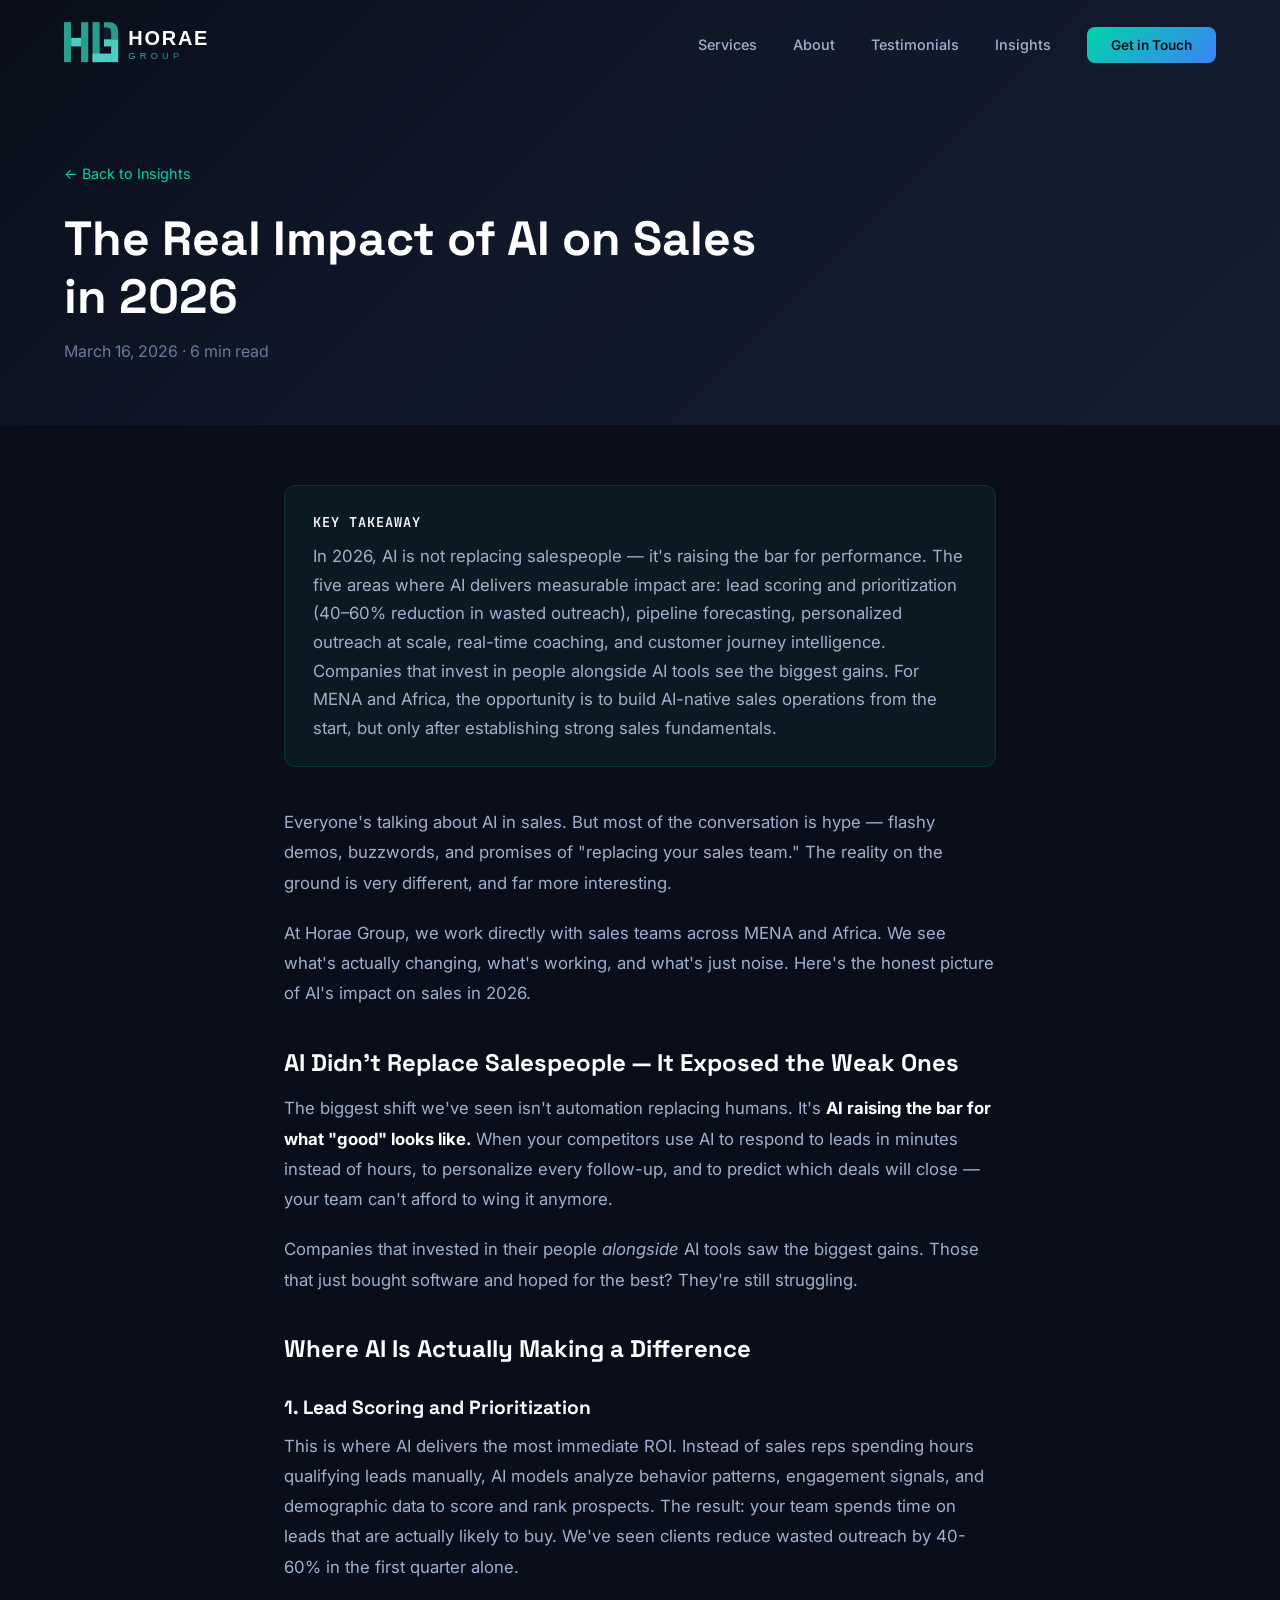
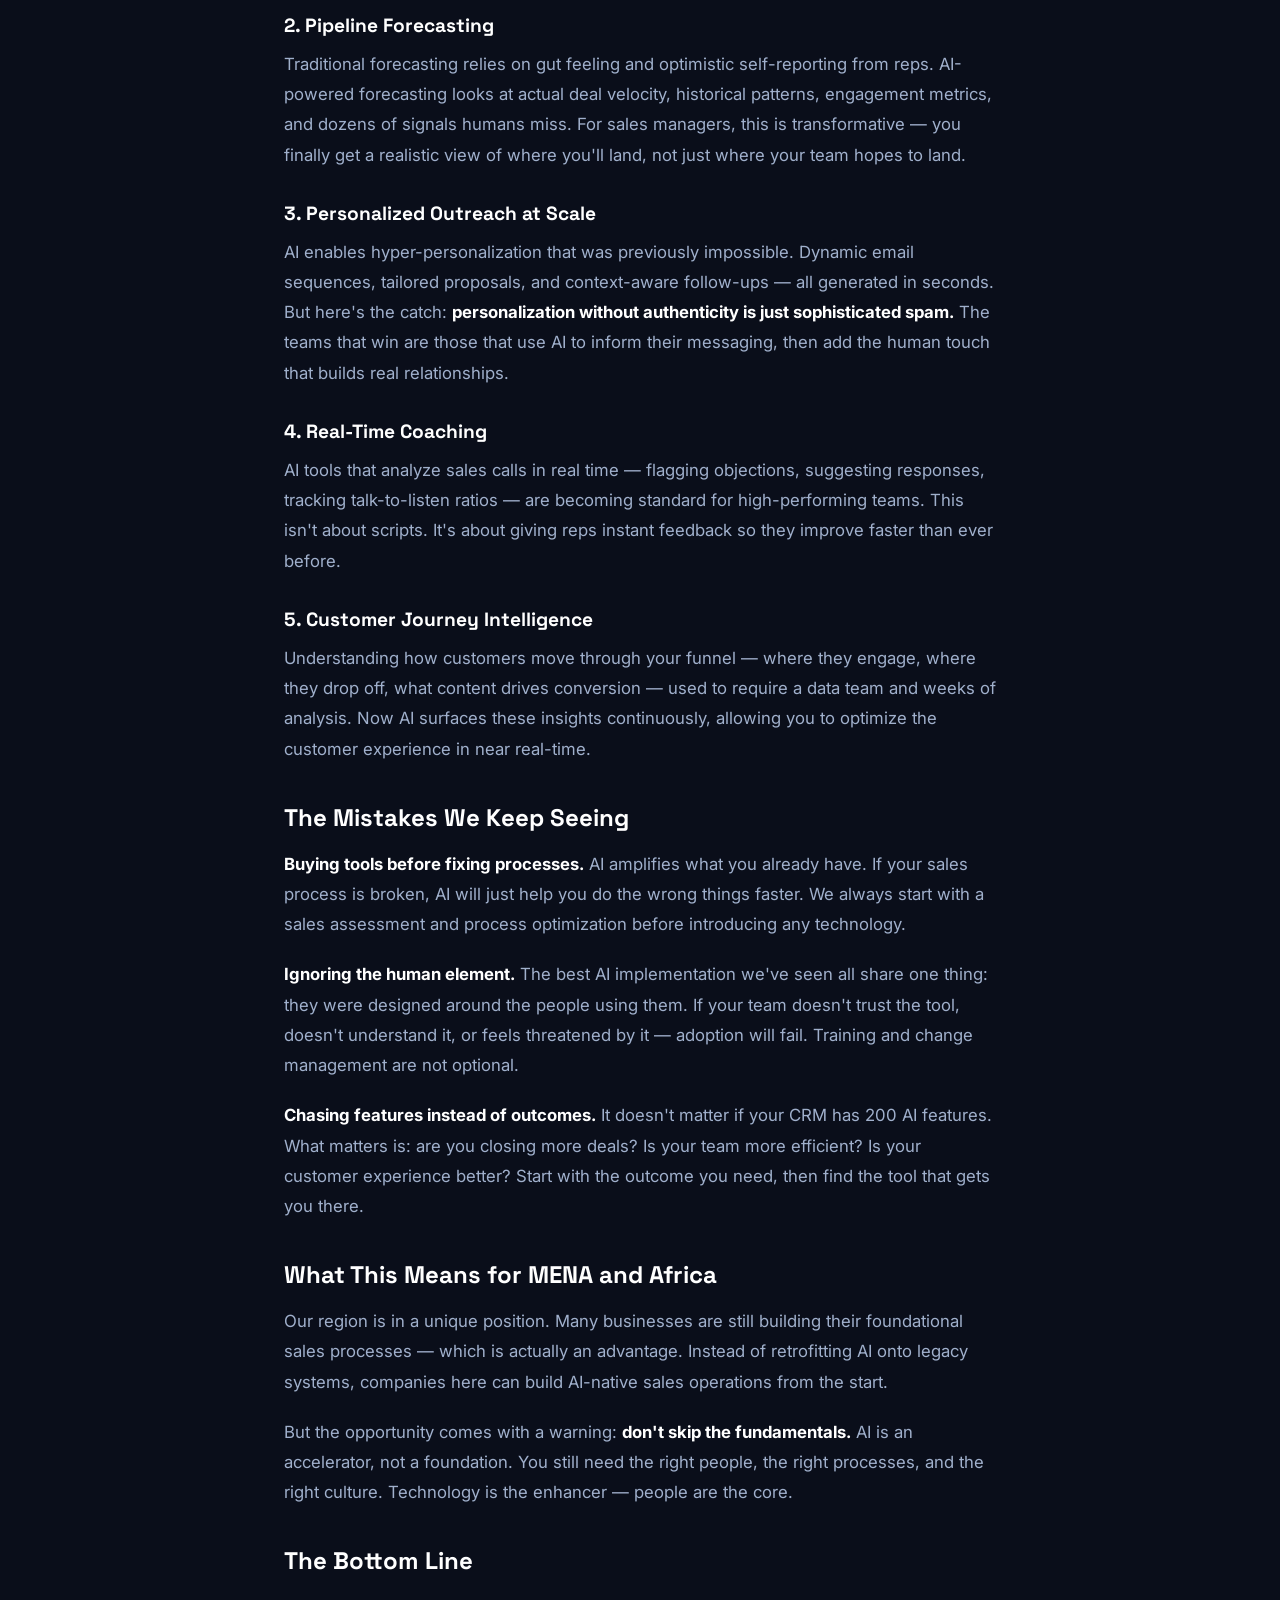
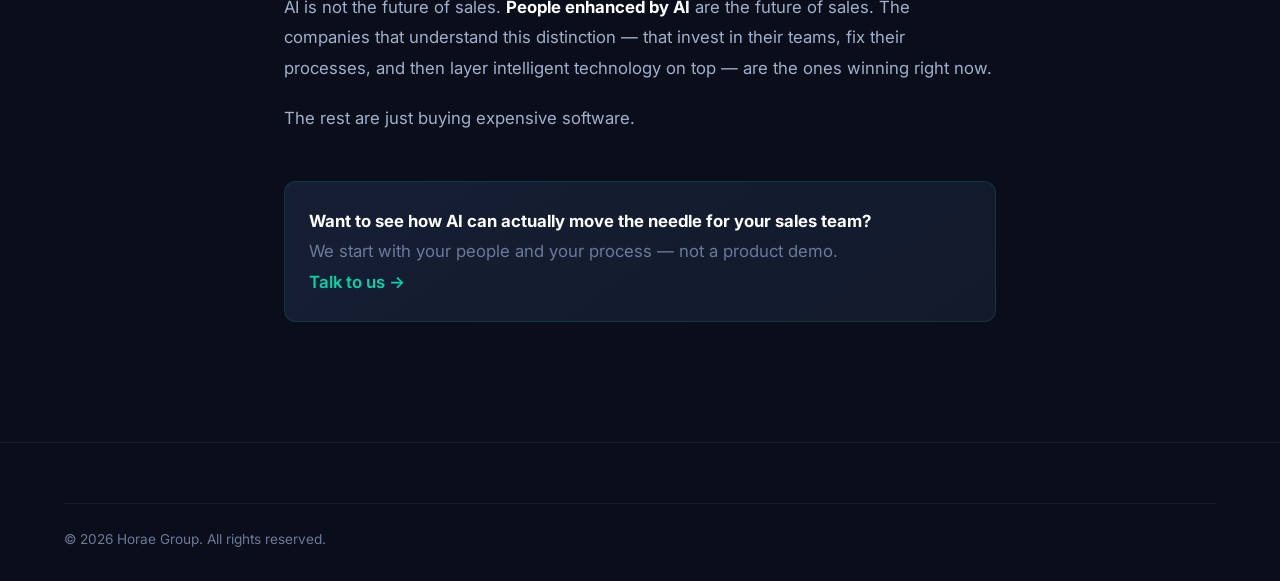
<file: blog/ai-impact-on-sales-2026.html>
<!DOCTYPE html>
<html lang="en">
<head>
  <meta charset="UTF-8">
  <meta name="viewport" content="width=device-width, initial-scale=1.0">
  <title>The Real Impact of AI on Sales in 2026 — Horae Group</title>
  <meta name="description" content="How does AI impact sales teams in 2026? Discover the real changes in lead scoring, pipeline forecasting, and personalized outreach from a MENA sales consulting firm with 40+ projects delivered.">
  <meta name="robots" content="index, follow">
  <link rel="canonical" href="https://horae-group.com/blog/ai-impact-on-sales-2026.html">
  <meta property="og:type" content="article">
  <meta property="og:title" content="The Real Impact of AI on Sales in 2026 — What's Actually Working">
  <meta property="og:description" content="AI is reshaping sales — but not how you think. Here's what's actually changing on the ground in MENA and Africa.">
  <meta property="og:url" content="https://horae-group.com/blog/ai-impact-on-sales-2026.html">
  <meta property="og:site_name" content="Horae Group">
  <meta property="og:image" content="https://horae-group.com/images/blog-ai-sales.jpg">
  <meta property="article:published_time" content="2026-03-16T00:00:00+00:00">
  <meta property="article:author" content="Mayssa Obeid">
  <meta property="article:section" content="AI & Sales">
  <meta property="article:tag" content="AI Sales">
  <meta property="article:tag" content="Sales Management">
  <meta property="article:tag" content="MENA Consulting">
  <meta property="article:tag" content="Lead Scoring">
  <meta property="article:tag" content="Pipeline Forecasting">

  <!-- Article Structured Data -->
  <script type="application/ld+json">
  {
    "@context": "https://schema.org",
    "@type": "Article",
    "headline": "The Real Impact of AI on Sales in 2026",
    "description": "AI is reshaping sales — but not how you think. Discover how AI is truly impacting sales teams, processes, and revenue in 2026, and what it means for MENA and Africa businesses.",
    "image": "https://horae-group.com/images/blog-ai-sales.jpg",
    "author": {
      "@type": "Person",
      "name": "Mayssa Obeid",
      "jobTitle": "Founder & CEO",
      "url": "https://horae-group.com/#founder"
    },
    "publisher": {
      "@type": "Organization",
      "name": "Horae Group",
      "logo": {
        "@type": "ImageObject",
        "url": "https://horae-group.com/images/logo.png"
      }
    },
    "datePublished": "2026-03-16",
    "dateModified": "2026-03-16",
    "mainEntityOfPage": "https://horae-group.com/blog/ai-impact-on-sales-2026.html",
    "keywords": ["AI sales 2026", "sales management consulting", "lead scoring AI", "pipeline forecasting", "MENA sales strategy", "AI sales optimization"],
    "articleSection": "AI & Sales",
    "wordCount": 1200
  }
  </script>

  <!-- BreadcrumbList -->
  <script type="application/ld+json">
  {
    "@context": "https://schema.org",
    "@type": "BreadcrumbList",
    "itemListElement": [
      {
        "@type": "ListItem",
        "position": 1,
        "name": "Home",
        "item": "https://horae-group.com/"
      },
      {
        "@type": "ListItem",
        "position": 2,
        "name": "Insights",
        "item": "https://horae-group.com/#blog"
      },
      {
        "@type": "ListItem",
        "position": 3,
        "name": "The Real Impact of AI on Sales in 2026",
        "item": "https://horae-group.com/blog/ai-impact-on-sales-2026.html"
      }
    ]
  }
  </script>
  <link rel="preconnect" href="https://fonts.googleapis.com">
  <link rel="preconnect" href="https://fonts.gstatic.com" crossorigin>
  <link href="https://fonts.googleapis.com/css2?family=Inter:wght@400;500;600;700&family=Space+Grotesk:wght@500;600;700&family=JetBrains+Mono:wght@400;500&display=swap" rel="stylesheet">
  <link rel="stylesheet" href="../css/style.css">
  <link rel="icon" type="image/svg+xml" href="../images/favicon.svg">
</head>
<body>

  <nav class="nav scrolled" role="navigation">
    <div class="container">
      <a href="/" class="nav-logo">
        <img src="../images/logo.svg" alt="Horae Group" style="height:50px;">
      </a>
      <ul class="nav-links">
        <li><a href="/#services">Services</a></li>
        <li><a href="/#about">About</a></li>
        <li><a href="/#testimonials">Testimonials</a></li>
        <li><a href="/#blog">Insights</a></li>
        <li><a href="/#contact" class="nav-cta">Get in Touch</a></li>
      </ul>
      <button class="nav-toggle" aria-label="Toggle menu">
        <span></span><span></span><span></span>
      </button>
    </div>
  </nav>

  <section class="blog-page-hero">
    <div class="container">
      <a href="/#blog" class="back-link">← Back to Insights</a>
      <h1 style="font-size:clamp(2rem,4vw,3rem);max-width:700px;">The Real Impact of AI on Sales in 2026</h1>
      <p style="color:var(--muted);margin-top:12px;">March 16, 2026 · 6 min read</p>
    </div>
  </section>

  <section class="blog-post-content">
    <div class="container">

      <!-- Answer-First Summary Capsule -->
      <div style="padding:24px 28px;background:rgba(0,212,170,0.06);border:1px solid rgba(0,212,170,0.15);border-radius:12px;margin-bottom:40px;">
        <p style="font-weight:600;color:var(--pure-white);margin-bottom:8px;font-size:0.85rem;text-transform:uppercase;letter-spacing:1px;font-family:var(--font-mono);">Key Takeaway</p>
        <p style="color:var(--light);line-height:1.7;margin-bottom:0;">In 2026, AI is not replacing salespeople — it's raising the bar for performance. The five areas where AI delivers measurable impact are: lead scoring and prioritization (40–60% reduction in wasted outreach), pipeline forecasting, personalized outreach at scale, real-time coaching, and customer journey intelligence. Companies that invest in people alongside AI tools see the biggest gains. For MENA and Africa, the opportunity is to build AI-native sales operations from the start, but only after establishing strong sales fundamentals.</p>
      </div>

      <p>Everyone's talking about AI in sales. But most of the conversation is hype — flashy demos, buzzwords, and promises of "replacing your sales team." The reality on the ground is very different, and far more interesting.</p>

      <p>At Horae Group, we work directly with sales teams across MENA and Africa. We see what's actually changing, what's working, and what's just noise. Here's the honest picture of AI's impact on sales in 2026.</p>

      <h2>AI Didn't Replace Salespeople — It Exposed the Weak Ones</h2>

      <p>The biggest shift we've seen isn't automation replacing humans. It's <strong>AI raising the bar for what "good" looks like.</strong> When your competitors use AI to respond to leads in minutes instead of hours, to personalize every follow-up, and to predict which deals will close — your team can't afford to wing it anymore.</p>

      <p>Companies that invested in their people <em>alongside</em> AI tools saw the biggest gains. Those that just bought software and hoped for the best? They're still struggling.</p>

      <h2>Where AI Is Actually Making a Difference</h2>

      <h3>1. Lead Scoring and Prioritization</h3>
      <p>This is where AI delivers the most immediate ROI. Instead of sales reps spending hours qualifying leads manually, AI models analyze behavior patterns, engagement signals, and demographic data to score and rank prospects. The result: your team spends time on leads that are actually likely to buy. We've seen clients reduce wasted outreach by 40-60% in the first quarter alone.</p>

      <h3>2. Pipeline Forecasting</h3>
      <p>Traditional forecasting relies on gut feeling and optimistic self-reporting from reps. AI-powered forecasting looks at actual deal velocity, historical patterns, engagement metrics, and dozens of signals humans miss. For sales managers, this is transformative — you finally get a realistic view of where you'll land, not just where your team hopes to land.</p>

      <h3>3. Personalized Outreach at Scale</h3>
      <p>AI enables hyper-personalization that was previously impossible. Dynamic email sequences, tailored proposals, and context-aware follow-ups — all generated in seconds. But here's the catch: <strong>personalization without authenticity is just sophisticated spam.</strong> The teams that win are those that use AI to inform their messaging, then add the human touch that builds real relationships.</p>

      <h3>4. Real-Time Coaching</h3>
      <p>AI tools that analyze sales calls in real time — flagging objections, suggesting responses, tracking talk-to-listen ratios — are becoming standard for high-performing teams. This isn't about scripts. It's about giving reps instant feedback so they improve faster than ever before.</p>

      <h3>5. Customer Journey Intelligence</h3>
      <p>Understanding how customers move through your funnel — where they engage, where they drop off, what content drives conversion — used to require a data team and weeks of analysis. Now AI surfaces these insights continuously, allowing you to optimize the customer experience in near real-time.</p>

      <h2>The Mistakes We Keep Seeing</h2>

      <p><strong>Buying tools before fixing processes.</strong> AI amplifies what you already have. If your sales process is broken, AI will just help you do the wrong things faster. We always start with a sales assessment and process optimization before introducing any technology.</p>

      <p><strong>Ignoring the human element.</strong> The best AI implementation we've seen all share one thing: they were designed around the people using them. If your team doesn't trust the tool, doesn't understand it, or feels threatened by it — adoption will fail. Training and change management are not optional.</p>

      <p><strong>Chasing features instead of outcomes.</strong> It doesn't matter if your CRM has 200 AI features. What matters is: are you closing more deals? Is your team more efficient? Is your customer experience better? Start with the outcome you need, then find the tool that gets you there.</p>

      <h2>What This Means for MENA and Africa</h2>

      <p>Our region is in a unique position. Many businesses are still building their foundational sales processes — which is actually an advantage. Instead of retrofitting AI onto legacy systems, companies here can build AI-native sales operations from the start.</p>

      <p>But the opportunity comes with a warning: <strong>don't skip the fundamentals.</strong> AI is an accelerator, not a foundation. You still need the right people, the right processes, and the right culture. Technology is the enhancer — people are the core.</p>

      <h2>The Bottom Line</h2>

      <p>AI is not the future of sales. <strong>People enhanced by AI</strong> are the future of sales. The companies that understand this distinction — that invest in their teams, fix their processes, and then layer intelligent technology on top — are the ones winning right now.</p>

      <p>The rest are just buying expensive software.</p>

      <p style="margin-top:48px;padding:24px;background:var(--gradient-card);border:1px solid rgba(0,212,170,0.15);border-radius:12px;">
        <strong style="color:var(--pure-white);">Want to see how AI can actually move the needle for your sales team?</strong><br>
        <span style="color:var(--muted);">We start with your people and your process — not a product demo.</span><br>
        <a href="/#contact" style="color:var(--accent);font-weight:600;">Talk to us →</a>
      </p>

    </div>
  </section>

  <footer class="footer">
    <div class="container">
      <div class="footer-bottom">
        <span>&copy; 2026 Horae Group. All rights reserved.</span>
      </div>
    </div>
  </footer>

  <script src="../js/main.js"></script>
</body>
</html>
</file>
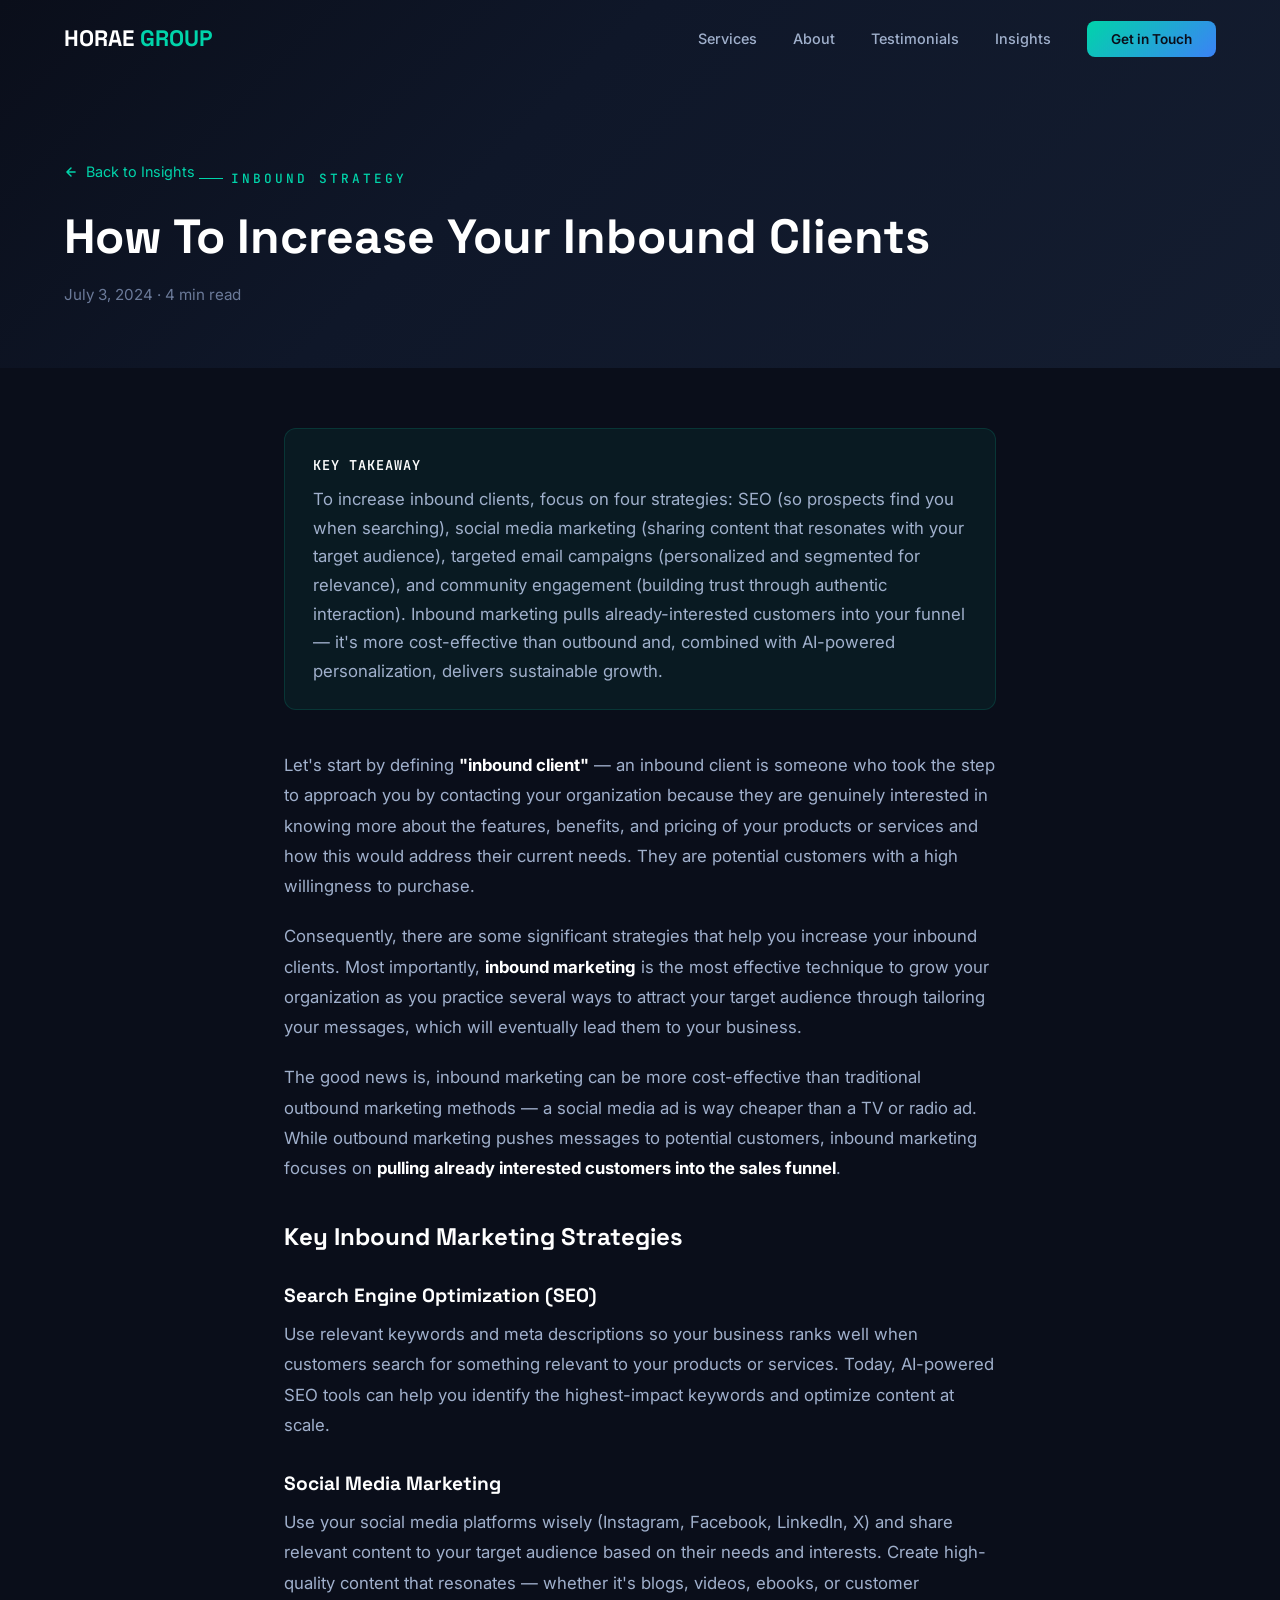
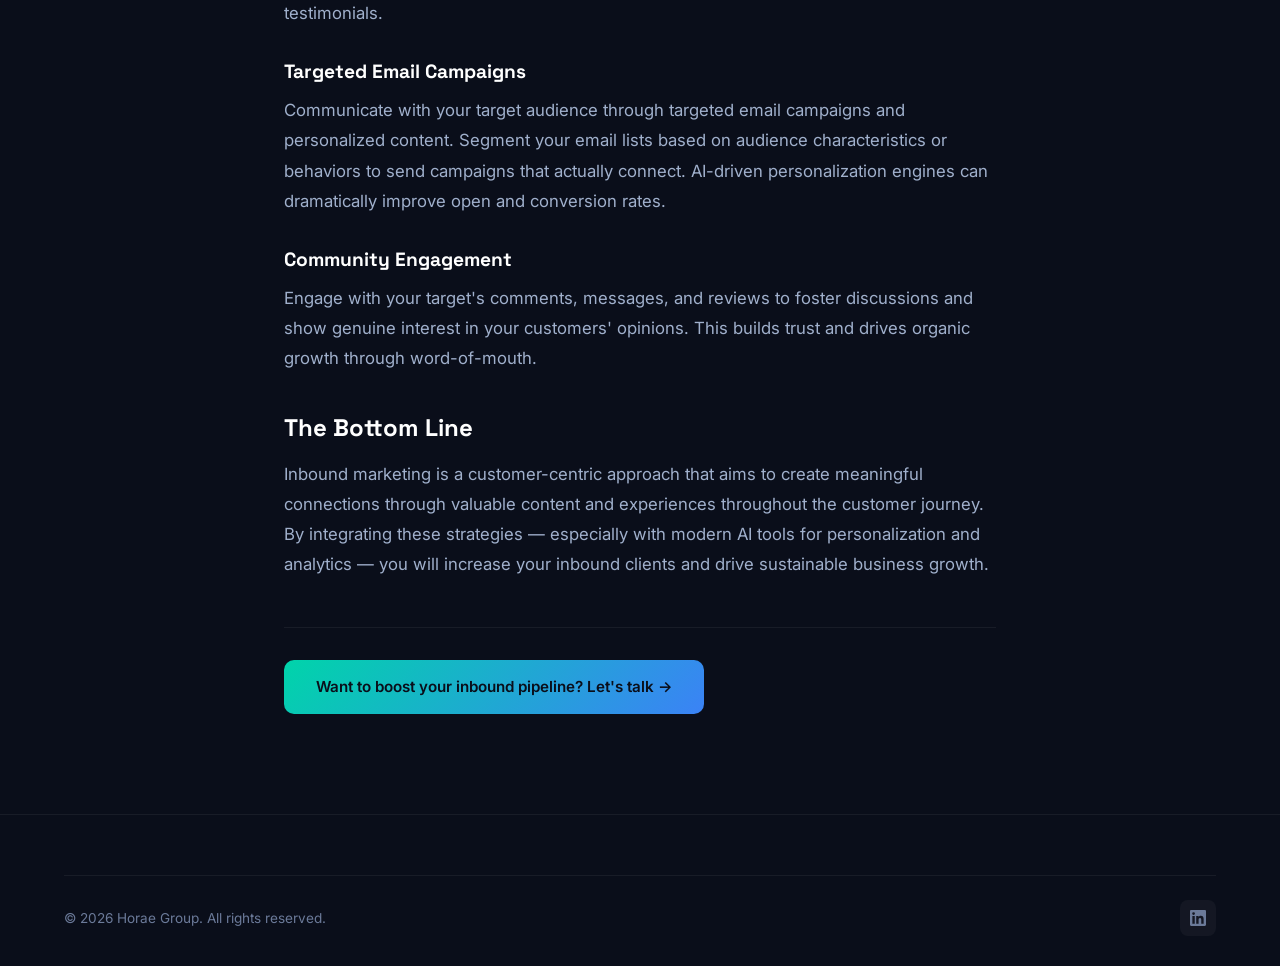
<file: blog/how-to-increase-inbound-clients.html>
<!DOCTYPE html>
<html lang="en">
<head>
  <meta charset="UTF-8">
  <meta name="viewport" content="width=device-width, initial-scale=1.0">
  <title>How To Increase Your Inbound Clients — Horae Group</title>
  <meta name="description" content="How do you increase inbound clients? Use these 4 proven inbound marketing strategies — SEO, social media, email campaigns, and community engagement — to attract high-intent customers and grow your business in the MENA region.">
  <meta name="keywords" content="inbound marketing, inbound clients, SEO strategy, social media marketing, lead generation, sales funnel optimization, MENA marketing">
  <meta name="author" content="Horae Group">
  <meta name="robots" content="index, follow">
  <link rel="canonical" href="https://horae-group.com/blog/how-to-increase-inbound-clients.html">

  <meta property="og:type" content="article">
  <meta property="og:title" content="How To Increase Your Inbound Clients — 4 Proven Strategies">
  <meta property="og:description" content="Effective inbound marketing strategies to attract high-intent customers and grow your business.">
  <meta property="og:url" content="https://horae-group.com/blog/how-to-increase-inbound-clients.html">
  <meta property="og:site_name" content="Horae Group">
  <meta property="og:image" content="https://horae-group.com/images/blog-inbound.jpg">
  <meta property="article:published_time" content="2024-07-03T00:00:00+00:00">
  <meta property="article:author" content="Mayssa Obeid">
  <meta property="article:section" content="Inbound Strategy">
  <meta property="article:tag" content="Inbound Marketing">
  <meta property="article:tag" content="SEO">
  <meta property="article:tag" content="Lead Generation">

  <!-- Article Structured Data -->
  <script type="application/ld+json">
  {
    "@context": "https://schema.org",
    "@type": "Article",
    "headline": "How To Increase Your Inbound Clients",
    "description": "Learn effective inbound marketing strategies including SEO, social media marketing, targeted email campaigns, and community engagement to attract high-intent customers.",
    "image": "https://horae-group.com/images/blog-inbound.jpg",
    "author": {
      "@type": "Person",
      "name": "Mayssa Obeid",
      "jobTitle": "Founder & CEO",
      "url": "https://horae-group.com/#founder"
    },
    "publisher": {
      "@type": "Organization",
      "name": "Horae Group",
      "logo": {
        "@type": "ImageObject",
        "url": "https://horae-group.com/images/logo.png"
      }
    },
    "datePublished": "2024-07-03",
    "dateModified": "2024-07-03",
    "mainEntityOfPage": "https://horae-group.com/blog/how-to-increase-inbound-clients.html",
    "keywords": ["inbound marketing", "inbound clients", "SEO strategy", "social media marketing", "email campaigns", "lead generation"],
    "articleSection": "Inbound Strategy",
    "wordCount": 600
  }
  </script>

  <!-- BreadcrumbList -->
  <script type="application/ld+json">
  {
    "@context": "https://schema.org",
    "@type": "BreadcrumbList",
    "itemListElement": [
      {
        "@type": "ListItem",
        "position": 1,
        "name": "Home",
        "item": "https://horae-group.com/"
      },
      {
        "@type": "ListItem",
        "position": 2,
        "name": "Insights",
        "item": "https://horae-group.com/#blog"
      },
      {
        "@type": "ListItem",
        "position": 3,
        "name": "How To Increase Your Inbound Clients",
        "item": "https://horae-group.com/blog/how-to-increase-inbound-clients.html"
      }
    ]
  }
  </script>

  <link rel="preconnect" href="https://fonts.googleapis.com">
  <link rel="preconnect" href="https://fonts.gstatic.com" crossorigin>
  <link href="https://fonts.googleapis.com/css2?family=Inter:wght@400;500;600;700&family=Space+Grotesk:wght@500;600;700&family=JetBrains+Mono:wght@400;500&display=swap" rel="stylesheet">
  <link rel="stylesheet" href="../css/style.css">
  <link rel="icon" type="image/svg+xml" href="../images/favicon.svg">
</head>
<body>

  <nav class="nav" role="navigation">
    <div class="container">
      <a href="/" class="nav-logo"><div class="logo-text">HORAE <span>GROUP</span></div></a>
      <ul class="nav-links">
        <li><a href="/#services">Services</a></li>
        <li><a href="/#about">About</a></li>
        <li><a href="/#testimonials">Testimonials</a></li>
        <li><a href="/#blog">Insights</a></li>
        <li><a href="/#contact" class="nav-cta">Get in Touch</a></li>
      </ul>
      <button class="nav-toggle" aria-label="Toggle menu"><span></span><span></span><span></span></button>
    </div>
  </nav>

  <section class="blog-page-hero">
    <div class="container">
      <a href="/#blog" class="back-link">
        <svg width="14" height="14" viewBox="0 0 24 24" fill="none" stroke="currentColor" stroke-width="2.5" stroke-linecap="round" stroke-linejoin="round"><path d="M19 12H5M12 19l-7-7 7-7"/></svg>
        Back to Insights
      </a>
      <span class="section-label">Inbound Strategy</span>
      <h1 style="font-size:clamp(2rem,4vw,3rem);margin-bottom:16px;">How To Increase Your Inbound Clients</h1>
      <p style="color:var(--muted);font-size:0.95rem;">July 3, 2024 · 4 min read</p>
    </div>
  </section>

  <section class="blog-post-content">
    <div class="container">
      <!-- Answer-First Summary Capsule -->
      <div style="padding:24px 28px;background:rgba(0,212,170,0.06);border:1px solid rgba(0,212,170,0.15);border-radius:12px;margin-bottom:40px;">
        <p style="font-weight:600;color:var(--pure-white);margin-bottom:8px;font-size:0.85rem;text-transform:uppercase;letter-spacing:1px;font-family:var(--font-mono);">Key Takeaway</p>
        <p style="color:var(--light);line-height:1.7;margin-bottom:0;">To increase inbound clients, focus on four strategies: SEO (so prospects find you when searching), social media marketing (sharing content that resonates with your target audience), targeted email campaigns (personalized and segmented for relevance), and community engagement (building trust through authentic interaction). Inbound marketing pulls already-interested customers into your funnel — it's more cost-effective than outbound and, combined with AI-powered personalization, delivers sustainable growth.</p>
      </div>

      <p>Let's start by defining <strong>"inbound client"</strong> — an inbound client is someone who took the step to approach you by contacting your organization because they are genuinely interested in knowing more about the features, benefits, and pricing of your products or services and how this would address their current needs. They are potential customers with a high willingness to purchase.</p>

      <p>Consequently, there are some significant strategies that help you increase your inbound clients. Most importantly, <strong>inbound marketing</strong> is the most effective technique to grow your organization as you practice several ways to attract your target audience through tailoring your messages, which will eventually lead them to your business.</p>

      <p>The good news is, inbound marketing can be more cost-effective than traditional outbound marketing methods — a social media ad is way cheaper than a TV or radio ad. While outbound marketing pushes messages to potential customers, inbound marketing focuses on <strong>pulling already interested customers into the sales funnel</strong>.</p>

      <h2>Key Inbound Marketing Strategies</h2>

      <h3>Search Engine Optimization (SEO)</h3>
      <p>Use relevant keywords and meta descriptions so your business ranks well when customers search for something relevant to your products or services. Today, AI-powered SEO tools can help you identify the highest-impact keywords and optimize content at scale.</p>

      <h3>Social Media Marketing</h3>
      <p>Use your social media platforms wisely (Instagram, Facebook, LinkedIn, X) and share relevant content to your target audience based on their needs and interests. Create high-quality content that resonates — whether it's blogs, videos, ebooks, or customer testimonials.</p>

      <h3>Targeted Email Campaigns</h3>
      <p>Communicate with your target audience through targeted email campaigns and personalized content. Segment your email lists based on audience characteristics or behaviors to send campaigns that actually connect. AI-driven personalization engines can dramatically improve open and conversion rates.</p>

      <h3>Community Engagement</h3>
      <p>Engage with your target's comments, messages, and reviews to foster discussions and show genuine interest in your customers' opinions. This builds trust and drives organic growth through word-of-mouth.</p>

      <h2>The Bottom Line</h2>
      <p>Inbound marketing is a customer-centric approach that aims to create meaningful connections through valuable content and experiences throughout the customer journey. By integrating these strategies — especially with modern AI tools for personalization and analytics — you will increase your inbound clients and drive sustainable business growth.</p>

      <div style="margin-top:48px;padding-top:32px;border-top:1px solid rgba(255,255,255,0.06);">
        <a href="/#contact" class="btn-primary">Want to boost your inbound pipeline? Let's talk →</a>
      </div>
    </div>
  </section>

  <footer class="footer">
    <div class="container">
      <div class="footer-bottom">
        <span>&copy; 2026 Horae Group. All rights reserved.</span>
        <div class="footer-socials">
          <a href="https://www.linkedin.com/company/horae-group" target="_blank" rel="noopener" aria-label="LinkedIn">
            <svg width="16" height="16" viewBox="0 0 24 24" fill="currentColor"><path d="M20.447 20.452h-3.554v-5.569c0-1.328-.027-3.037-1.852-3.037-1.853 0-2.136 1.445-2.136 2.939v5.667H9.351V9h3.414v1.561h.046c.477-.9 1.637-1.85 3.37-1.85 3.601 0 4.267 2.37 4.267 5.455v6.286zM5.337 7.433a2.062 2.062 0 01-2.063-2.065 2.064 2.064 0 112.063 2.065zm1.782 13.019H3.555V9h3.564v11.452zM22.225 0H1.771C.792 0 0 .774 0 1.729v20.542C0 23.227.792 24 1.771 24h20.451C23.2 24 24 23.227 24 22.271V1.729C24 .774 23.2 0 22.222 0h.003z"/></svg>
          </a>
        </div>
      </div>
    </div>
  </footer>

  <script src="../js/main.js"></script>
</body>
</html>
</file>
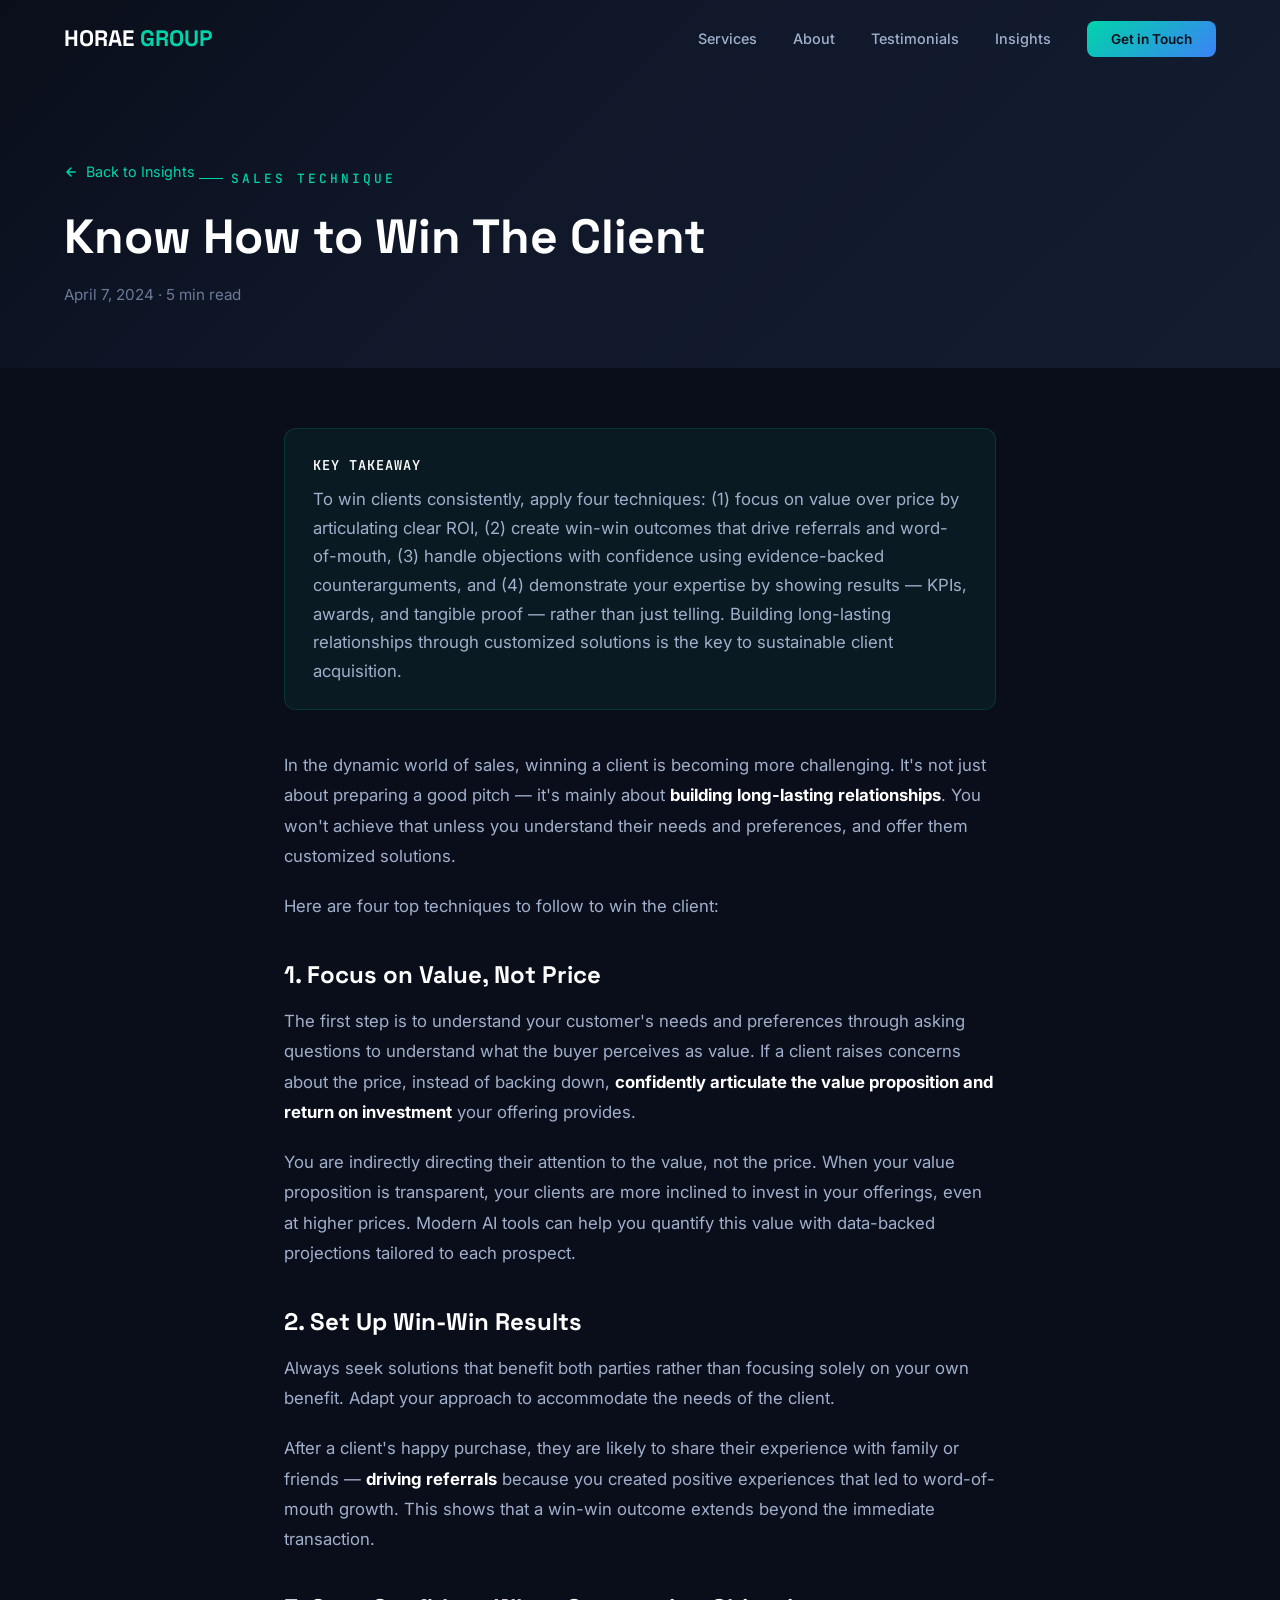
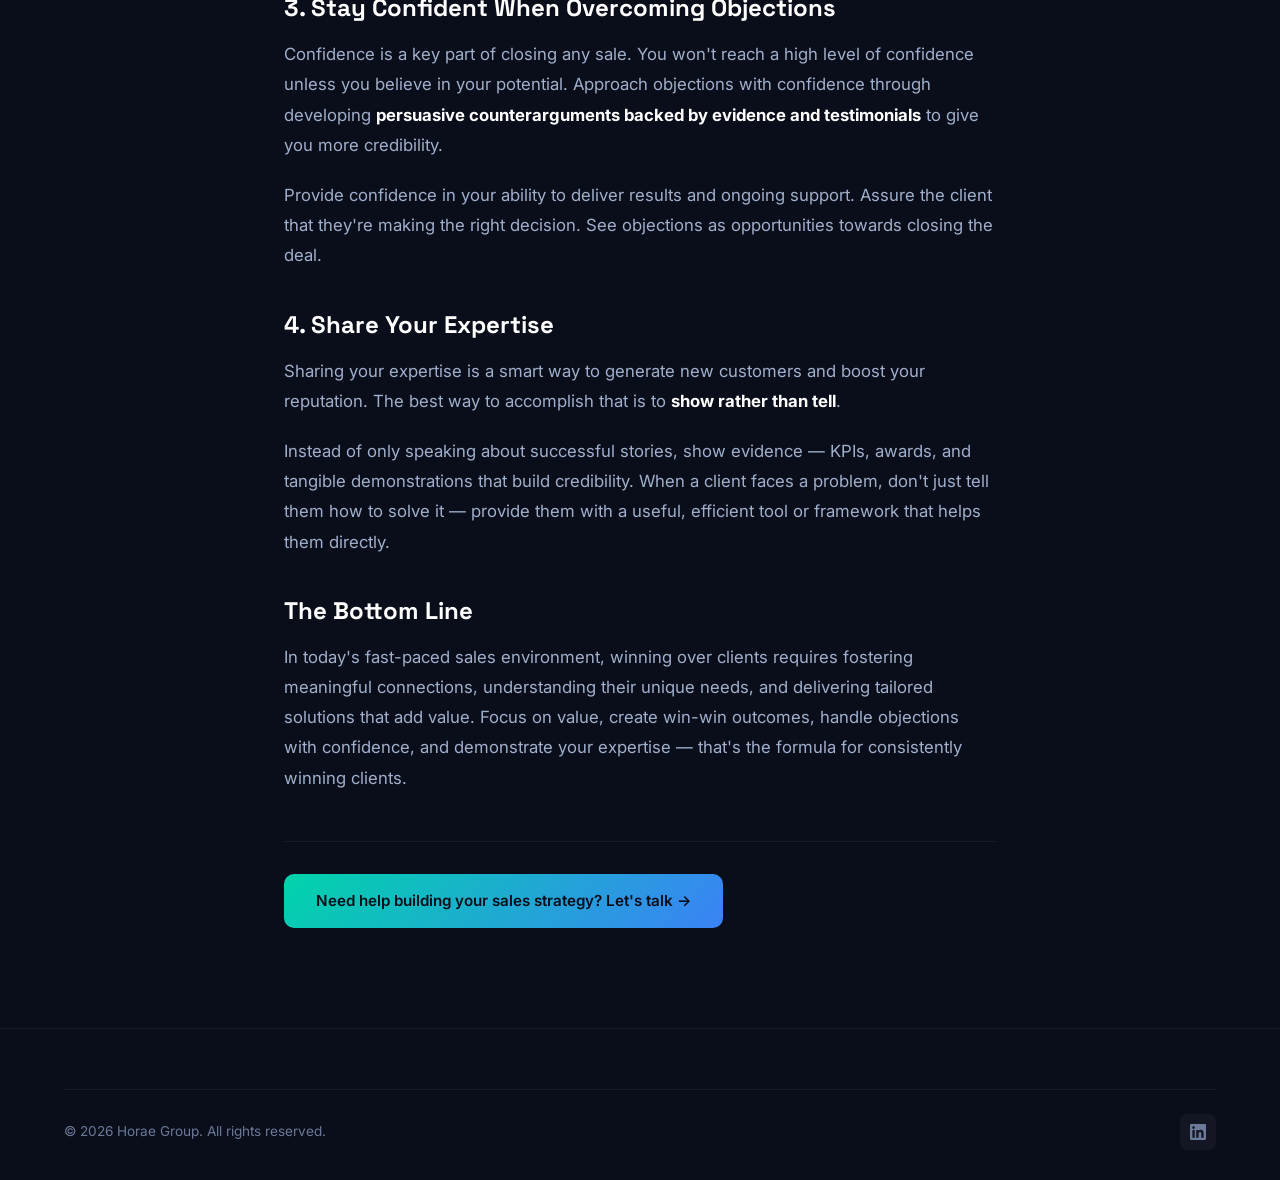
<file: blog/how-to-win-the-client.html>
<!DOCTYPE html>
<html lang="en">
<head>
  <meta charset="UTF-8">
  <meta name="viewport" content="width=device-width, initial-scale=1.0">
  <title>Know How to Win The Client — Horae Group</title>
  <meta name="description" content="How do you win clients in sales? Master four proven techniques: focus on value over price, create win-win outcomes, handle objections with confidence, and demonstrate your expertise with evidence.">
  <meta name="keywords" content="win clients, sales techniques, client acquisition, value selling, objection handling, sales strategy MENA, relationship selling">
  <meta name="author" content="Horae Group">
  <meta name="robots" content="index, follow">
  <link rel="canonical" href="https://horae-group.com/blog/how-to-win-the-client.html">

  <meta property="og:type" content="article">
  <meta property="og:title" content="Know How to Win The Client — 4 Proven Sales Techniques">
  <meta property="og:description" content="Four proven sales techniques to win over clients and build lasting business relationships.">
  <meta property="og:url" content="https://horae-group.com/blog/how-to-win-the-client.html">
  <meta property="og:site_name" content="Horae Group">
  <meta property="og:image" content="https://horae-group.com/images/blog-win-client.jpg">
  <meta property="article:published_time" content="2024-04-07T00:00:00+00:00">
  <meta property="article:author" content="Mayssa Obeid">
  <meta property="article:section" content="Sales Technique">
  <meta property="article:tag" content="Client Acquisition">
  <meta property="article:tag" content="Sales Techniques">
  <meta property="article:tag" content="Value Selling">

  <!-- Article Structured Data -->
  <script type="application/ld+json">
  {
    "@context": "https://schema.org",
    "@type": "Article",
    "headline": "Know How to Win The Client",
    "description": "Four proven sales techniques to win over clients: focus on value, create win-win outcomes, handle objections with confidence, and demonstrate expertise.",
    "image": "https://horae-group.com/images/blog-win-client.jpg",
    "author": {
      "@type": "Person",
      "name": "Mayssa Obeid",
      "jobTitle": "Founder & CEO",
      "url": "https://horae-group.com/#founder"
    },
    "publisher": {
      "@type": "Organization",
      "name": "Horae Group",
      "logo": {
        "@type": "ImageObject",
        "url": "https://horae-group.com/images/logo.png"
      }
    },
    "datePublished": "2024-04-07",
    "dateModified": "2024-04-07",
    "mainEntityOfPage": "https://horae-group.com/blog/how-to-win-the-client.html",
    "keywords": ["client acquisition", "sales techniques", "value selling", "objection handling", "relationship selling"],
    "articleSection": "Sales Technique",
    "wordCount": 700
  }
  </script>

  <!-- BreadcrumbList -->
  <script type="application/ld+json">
  {
    "@context": "https://schema.org",
    "@type": "BreadcrumbList",
    "itemListElement": [
      {
        "@type": "ListItem",
        "position": 1,
        "name": "Home",
        "item": "https://horae-group.com/"
      },
      {
        "@type": "ListItem",
        "position": 2,
        "name": "Insights",
        "item": "https://horae-group.com/#blog"
      },
      {
        "@type": "ListItem",
        "position": 3,
        "name": "Know How to Win The Client",
        "item": "https://horae-group.com/blog/how-to-win-the-client.html"
      }
    ]
  }
  </script>

  <link rel="preconnect" href="https://fonts.googleapis.com">
  <link rel="preconnect" href="https://fonts.gstatic.com" crossorigin>
  <link href="https://fonts.googleapis.com/css2?family=Inter:wght@400;500;600;700&family=Space+Grotesk:wght@500;600;700&family=JetBrains+Mono:wght@400;500&display=swap" rel="stylesheet">
  <link rel="stylesheet" href="../css/style.css">
  <link rel="icon" type="image/svg+xml" href="../images/favicon.svg">
</head>
<body>

  <nav class="nav" role="navigation">
    <div class="container">
      <a href="/" class="nav-logo"><div class="logo-text">HORAE <span>GROUP</span></div></a>
      <ul class="nav-links">
        <li><a href="/#services">Services</a></li>
        <li><a href="/#about">About</a></li>
        <li><a href="/#testimonials">Testimonials</a></li>
        <li><a href="/#blog">Insights</a></li>
        <li><a href="/#contact" class="nav-cta">Get in Touch</a></li>
      </ul>
      <button class="nav-toggle" aria-label="Toggle menu"><span></span><span></span><span></span></button>
    </div>
  </nav>

  <section class="blog-page-hero">
    <div class="container">
      <a href="/#blog" class="back-link">
        <svg width="14" height="14" viewBox="0 0 24 24" fill="none" stroke="currentColor" stroke-width="2.5" stroke-linecap="round" stroke-linejoin="round"><path d="M19 12H5M12 19l-7-7 7-7"/></svg>
        Back to Insights
      </a>
      <span class="section-label">Sales Technique</span>
      <h1 style="font-size:clamp(2rem,4vw,3rem);margin-bottom:16px;">Know How to Win The Client</h1>
      <p style="color:var(--muted);font-size:0.95rem;">April 7, 2024 · 5 min read</p>
    </div>
  </section>

  <section class="blog-post-content">
    <div class="container">
      <!-- Answer-First Summary Capsule -->
      <div style="padding:24px 28px;background:rgba(0,212,170,0.06);border:1px solid rgba(0,212,170,0.15);border-radius:12px;margin-bottom:40px;">
        <p style="font-weight:600;color:var(--pure-white);margin-bottom:8px;font-size:0.85rem;text-transform:uppercase;letter-spacing:1px;font-family:var(--font-mono);">Key Takeaway</p>
        <p style="color:var(--light);line-height:1.7;margin-bottom:0;">To win clients consistently, apply four techniques: (1) focus on value over price by articulating clear ROI, (2) create win-win outcomes that drive referrals and word-of-mouth, (3) handle objections with confidence using evidence-backed counterarguments, and (4) demonstrate your expertise by showing results — KPIs, awards, and tangible proof — rather than just telling. Building long-lasting relationships through customized solutions is the key to sustainable client acquisition.</p>
      </div>

      <p>In the dynamic world of sales, winning a client is becoming more challenging. It's not just about preparing a good pitch — it's mainly about <strong>building long-lasting relationships</strong>. You won't achieve that unless you understand their needs and preferences, and offer them customized solutions.</p>

      <p>Here are four top techniques to follow to win the client:</p>

      <h2>1. Focus on Value, Not Price</h2>
      <p>The first step is to understand your customer's needs and preferences through asking questions to understand what the buyer perceives as value. If a client raises concerns about the price, instead of backing down, <strong>confidently articulate the value proposition and return on investment</strong> your offering provides.</p>
      <p>You are indirectly directing their attention to the value, not the price. When your value proposition is transparent, your clients are more inclined to invest in your offerings, even at higher prices. Modern AI tools can help you quantify this value with data-backed projections tailored to each prospect.</p>

      <h2>2. Set Up Win-Win Results</h2>
      <p>Always seek solutions that benefit both parties rather than focusing solely on your own benefit. Adapt your approach to accommodate the needs of the client.</p>
      <p>After a client's happy purchase, they are likely to share their experience with family or friends — <strong>driving referrals</strong> because you created positive experiences that led to word-of-mouth growth. This shows that a win-win outcome extends beyond the immediate transaction.</p>

      <h2>3. Stay Confident When Overcoming Objections</h2>
      <p>Confidence is a key part of closing any sale. You won't reach a high level of confidence unless you believe in your potential. Approach objections with confidence through developing <strong>persuasive counterarguments backed by evidence and testimonials</strong> to give you more credibility.</p>
      <p>Provide confidence in your ability to deliver results and ongoing support. Assure the client that they're making the right decision. See objections as opportunities towards closing the deal.</p>

      <h2>4. Share Your Expertise</h2>
      <p>Sharing your expertise is a smart way to generate new customers and boost your reputation. The best way to accomplish that is to <strong>show rather than tell</strong>.</p>
      <p>Instead of only speaking about successful stories, show evidence — KPIs, awards, and tangible demonstrations that build credibility. When a client faces a problem, don't just tell them how to solve it — provide them with a useful, efficient tool or framework that helps them directly.</p>

      <h2>The Bottom Line</h2>
      <p>In today's fast-paced sales environment, winning over clients requires fostering meaningful connections, understanding their unique needs, and delivering tailored solutions that add value. Focus on value, create win-win outcomes, handle objections with confidence, and demonstrate your expertise — that's the formula for consistently winning clients.</p>

      <div style="margin-top:48px;padding-top:32px;border-top:1px solid rgba(255,255,255,0.06);">
        <a href="/#contact" class="btn-primary">Need help building your sales strategy? Let's talk →</a>
      </div>
    </div>
  </section>

  <footer class="footer">
    <div class="container">
      <div class="footer-bottom">
        <span>&copy; 2026 Horae Group. All rights reserved.</span>
        <div class="footer-socials">
          <a href="https://www.linkedin.com/company/horae-group" target="_blank" rel="noopener" aria-label="LinkedIn">
            <svg width="16" height="16" viewBox="0 0 24 24" fill="currentColor"><path d="M20.447 20.452h-3.554v-5.569c0-1.328-.027-3.037-1.852-3.037-1.853 0-2.136 1.445-2.136 2.939v5.667H9.351V9h3.414v1.561h.046c.477-.9 1.637-1.85 3.37-1.85 3.601 0 4.267 2.37 4.267 5.455v6.286zM5.337 7.433a2.062 2.062 0 01-2.063-2.065 2.064 2.064 0 112.063 2.065zm1.782 13.019H3.555V9h3.564v11.452zM22.225 0H1.771C.792 0 0 .774 0 1.729v20.542C0 23.227.792 24 1.771 24h20.451C23.2 24 24 23.227 24 22.271V1.729C24 .774 23.2 0 22.222 0h.003z"/></svg>
          </a>
        </div>
      </div>
    </div>
  </footer>

  <script src="../js/main.js"></script>
</body>
</html>
</file>
<file: css/style.css>
/* ============================================
   HORAE GROUP — Modern Tech/AI Consulting Site
   ============================================ */

/* --- Reset & Base --- */
*, *::before, *::after { margin: 0; padding: 0; box-sizing: border-box; }

:root {
  /* Primary palette */
  --midnight: #0a0e1a;
  --deep-blue: #0f1729;
  --navy: #141d30;
  --slate: #1e2a45;
  --steel: #2a3a5c;
  --muted: #6b7a99;
  --light: #a0b0cc;
  --white: #e8ecf4;
  --pure-white: #ffffff;

  /* Accent */
  --accent: #00d4aa;
  --accent-glow: #00ffcc;
  --accent-dim: #00a88a;
  --accent-blue: #3b82f6;
  --accent-purple: #8b5cf6;

  /* Gradients */
  --gradient-hero: linear-gradient(135deg, #0a0e1a 0%, #0f1729 40%, #141d30 100%);
  --gradient-accent: linear-gradient(135deg, #00d4aa 0%, #3b82f6 100%);
  --gradient-card: linear-gradient(145deg, rgba(30,42,69,0.6) 0%, rgba(20,29,48,0.8) 100%);
  --gradient-glow: radial-gradient(ellipse at center, rgba(0,212,170,0.15) 0%, transparent 70%);

  /* Typography */
  --font-main: 'Inter', -apple-system, BlinkMacSystemFont, 'Segoe UI', sans-serif;
  --font-heading: 'Space Grotesk', 'Inter', sans-serif;
  --font-mono: 'JetBrains Mono', 'Fira Code', monospace;

  /* Spacing */
  --section-padding: 100px 0;
  --container-width: 1200px;
}

html { scroll-behavior: smooth; font-size: 16px; }

body {
  font-family: var(--font-main);
  background: var(--midnight);
  color: var(--light);
  line-height: 1.7;
  overflow-x: hidden;
  -webkit-font-smoothing: antialiased;
}

a { color: var(--accent); text-decoration: none; transition: color 0.3s; }
a:hover { color: var(--accent-glow); }

img { max-width: 100%; height: auto; }

.container {
  max-width: var(--container-width);
  margin: 0 auto;
  padding: 0 24px;
}

/* --- Typography --- */
h1, h2, h3, h4, h5, h6 {
  font-family: var(--font-heading);
  color: var(--pure-white);
  line-height: 1.2;
  font-weight: 700;
}

.section-label {
  display: inline-flex;
  align-items: center;
  gap: 8px;
  font-family: var(--font-mono);
  font-size: 0.8rem;
  font-weight: 500;
  color: var(--accent);
  text-transform: uppercase;
  letter-spacing: 3px;
  margin-bottom: 16px;
}

.section-label::before {
  content: '';
  width: 24px;
  height: 1px;
  background: var(--accent);
}

.section-title {
  font-size: clamp(2rem, 4vw, 3rem);
  margin-bottom: 20px;
}

.section-subtitle {
  font-size: 1.1rem;
  color: var(--muted);
  max-width: 600px;
  margin-bottom: 48px;
}

/* --- Navigation --- */
.nav {
  position: fixed;
  top: 0;
  left: 0;
  right: 0;
  z-index: 1000;
  padding: 20px 0;
  transition: all 0.4s ease;
}

.nav.scrolled {
  background: rgba(10, 14, 26, 0.95);
  backdrop-filter: blur(20px);
  -webkit-backdrop-filter: blur(20px);
  border-bottom: 1px solid rgba(0,212,170,0.1);
  padding: 12px 0;
}

.nav .container {
  display: flex;
  justify-content: space-between;
  align-items: center;
}

.nav-logo {
  display: flex;
  flex-direction: column;
  align-items: flex-start;
  gap: 2px;
  font-family: var(--font-heading);
  font-size: 1.4rem;
  font-weight: 700;
  color: var(--pure-white);
}

.nav-logo img {
  height: 50px;
  width: auto;
}

.nav-logo .logo-text span {
  color: var(--accent);
}

.nav-links {
  display: flex;
  align-items: center;
  gap: 36px;
  list-style: none;
}

.nav-links a {
  color: var(--light);
  font-size: 0.9rem;
  font-weight: 500;
  position: relative;
  padding: 4px 0;
}

.nav-links a::after {
  content: '';
  position: absolute;
  bottom: -2px;
  left: 0;
  width: 0;
  height: 2px;
  background: var(--gradient-accent);
  transition: width 0.3s;
}

.nav-links a:hover { color: var(--pure-white); }
.nav-links a:hover::after { width: 100%; }

.nav-cta {
  padding: 10px 24px !important;
  background: var(--gradient-accent);
  border-radius: 8px;
  color: var(--midnight) !important;
  font-weight: 600 !important;
  font-size: 0.85rem !important;
}

.nav-cta::after { display: none !important; }
.nav-cta:hover { opacity: 0.9; color: var(--midnight) !important; }

/* Mobile menu toggle */
.nav-toggle {
  display: none;
  flex-direction: column;
  gap: 5px;
  cursor: pointer;
  background: none;
  border: none;
  padding: 4px;
}

.nav-toggle span {
  width: 24px;
  height: 2px;
  background: var(--light);
  transition: all 0.3s;
}

/* --- Hero Section --- */
.hero {
  position: relative;
  min-height: 100vh;
  display: flex;
  align-items: center;
  padding-top: 80px;
  background: var(--gradient-hero);
  overflow: hidden;
}

.hero::before {
  content: '';
  position: absolute;
  top: -50%;
  right: -20%;
  width: 800px;
  height: 800px;
  background: var(--gradient-glow);
  animation: float 8s ease-in-out infinite;
}

.hero::after {
  content: '';
  position: absolute;
  bottom: -30%;
  left: -10%;
  width: 600px;
  height: 600px;
  background: radial-gradient(ellipse at center, rgba(59,130,246,0.08) 0%, transparent 70%);
  animation: float 10s ease-in-out infinite reverse;
}

@keyframes float {
  0%, 100% { transform: translate(0, 0); }
  50% { transform: translate(-30px, 20px); }
}

/* Grid background */
.hero-grid {
  position: absolute;
  inset: 0;
  background-image:
    linear-gradient(rgba(0,212,170,0.03) 1px, transparent 1px),
    linear-gradient(90deg, rgba(0,212,170,0.03) 1px, transparent 1px);
  background-size: 60px 60px;
  mask-image: radial-gradient(ellipse at center, black 30%, transparent 80%);
  -webkit-mask-image: radial-gradient(ellipse at center, black 30%, transparent 80%);
}

.hero-content {
  position: relative;
  z-index: 2;
  max-width: 720px;
}

.hero-badge {
  display: inline-flex;
  align-items: center;
  gap: 8px;
  padding: 6px 16px;
  background: rgba(0,212,170,0.1);
  border: 1px solid rgba(0,212,170,0.2);
  border-radius: 100px;
  font-family: var(--font-mono);
  font-size: 0.75rem;
  color: var(--accent);
  margin-bottom: 32px;
  letter-spacing: 1px;
}

.hero-badge .dot {
  width: 6px;
  height: 6px;
  background: var(--accent);
  border-radius: 50%;
  animation: pulse 2s ease-in-out infinite;
}

@keyframes pulse {
  0%, 100% { opacity: 1; }
  50% { opacity: 0.3; }
}

.hero h1 {
  font-size: clamp(2.5rem, 6vw, 4.2rem);
  line-height: 1.1;
  margin-bottom: 24px;
  letter-spacing: -1px;
}

.hero h1 .gradient-text {
  /* animated version in the section below */
}

.hero p {
  font-size: 1.15rem;
  color: var(--muted);
  margin-bottom: 40px;
  max-width: 540px;
}

.hero-buttons {
  display: flex;
  gap: 16px;
  flex-wrap: wrap;
}

.btn-primary {
  display: inline-flex;
  align-items: center;
  gap: 8px;
  padding: 14px 32px;
  background: var(--gradient-accent);
  color: var(--midnight);
  font-weight: 600;
  font-size: 0.95rem;
  border-radius: 10px;
  border: none;
  cursor: pointer;
  transition: all 0.3s;
}

.btn-primary:hover {
  opacity: 0.9;
  transform: translateY(-2px);
  box-shadow: 0 8px 30px rgba(0,212,170,0.3);
  color: var(--midnight);
}

.btn-secondary {
  display: inline-flex;
  align-items: center;
  gap: 8px;
  padding: 14px 32px;
  background: transparent;
  color: var(--pure-white);
  font-weight: 600;
  font-size: 0.95rem;
  border-radius: 10px;
  border: 1px solid var(--steel);
  cursor: pointer;
  transition: all 0.3s;
}

.btn-secondary:hover {
  border-color: var(--accent);
  color: var(--accent);
  background: rgba(0,212,170,0.05);
}

/* Hero stats */
.hero-stats {
  display: flex;
  gap: 48px;
  margin-top: 64px;
  padding-top: 32px;
  border-top: 1px solid rgba(255,255,255,0.06);
}

.hero-stat .number {
  font-family: var(--font-heading);
  font-size: 2rem;
  font-weight: 700;
  color: var(--pure-white);
}

.hero-stat .number span {
  color: var(--accent);
}

.hero-stat .label {
  font-size: 0.85rem;
  color: var(--muted);
  margin-top: 4px;
}

/* --- Services Section --- */
.services {
  padding: var(--section-padding);
  position: relative;
}

.services-grid {
  display: grid;
  grid-template-columns: repeat(auto-fit, minmax(280px, 1fr));
  gap: 24px;
}

.service-card {
  background: var(--gradient-card);
  border: 1px solid rgba(255,255,255,0.06);
  border-radius: 16px;
  padding: 36px;
  transition: all 0.4s ease;
  position: relative;
  overflow: hidden;
}

.service-card::before {
  content: '';
  position: absolute;
  top: 0;
  left: 0;
  right: 0;
  height: 2px;
  background: var(--gradient-accent);
  opacity: 0;
  transition: opacity 0.4s;
}

.service-card:hover {
  border-color: rgba(0,212,170,0.2);
  transform: translateY(-4px);
  box-shadow: 0 20px 60px rgba(0,0,0,0.3);
}

.service-card:hover::before { opacity: 1; }

.service-icon {
  width: 48px;
  height: 48px;
  display: flex;
  align-items: center;
  justify-content: center;
  background: rgba(0,212,170,0.1);
  border-radius: 12px;
  margin-bottom: 24px;
  font-size: 1.4rem;
}

.service-card h3 {
  font-size: 1.2rem;
  margin-bottom: 12px;
}

.service-card p {
  font-size: 0.95rem;
  color: var(--muted);
  line-height: 1.7;
}

.service-card .learn-more {
  display: inline-flex;
  align-items: center;
  gap: 6px;
  margin-top: 20px;
  font-size: 0.85rem;
  font-weight: 600;
  color: var(--accent);
}

.service-card .learn-more svg {
  transition: transform 0.3s;
}

.service-card:hover .learn-more svg {
  transform: translateX(4px);
}

/* --- About Section --- */
.about {
  padding: var(--section-padding);
  position: relative;
}

.about-grid {
  display: grid;
  grid-template-columns: 1fr 1fr;
  gap: 80px;
  align-items: center;
}

.about-content .section-title {
  margin-bottom: 24px;
}

.about-text {
  font-size: 1.05rem;
  color: var(--muted);
  margin-bottom: 32px;
}

.about-features {
  display: grid;
  grid-template-columns: 1fr 1fr;
  gap: 20px;
}

.about-feature {
  display: flex;
  align-items: flex-start;
  gap: 12px;
}

.about-feature .check {
  flex-shrink: 0;
  width: 24px;
  height: 24px;
  display: flex;
  align-items: center;
  justify-content: center;
  background: rgba(0,212,170,0.15);
  border-radius: 6px;
  color: var(--accent);
  font-size: 0.8rem;
  margin-top: 2px;
}

.about-feature span {
  font-size: 0.95rem;
  color: var(--white);
  font-weight: 500;
}

/* About visual */
.about-visual {
  position: relative;
}

.about-card {
  background: var(--gradient-card);
  border: 1px solid rgba(255,255,255,0.06);
  border-radius: 20px;
  padding: 40px;
  position: relative;
}

.metric-grid {
  display: grid;
  grid-template-columns: 1fr 1fr;
  gap: 24px;
}

.metric {
  text-align: center;
  padding: 24px 16px;
  background: rgba(255,255,255,0.02);
  border-radius: 12px;
  border: 1px solid rgba(255,255,255,0.04);
}

.metric .value {
  font-family: var(--font-heading);
  font-size: 2.2rem;
  font-weight: 700;
  background: var(--gradient-accent);
  -webkit-background-clip: text;
  -webkit-text-fill-color: transparent;
  background-clip: text;
}

.metric .desc {
  font-size: 0.85rem;
  color: var(--muted);
  margin-top: 4px;
}

/* --- Partners Section --- */
.partners {
  padding: var(--section-padding);
  text-align: center;
}

.partners-logos {
  display: flex;
  justify-content: center;
  align-items: center;
  flex-wrap: wrap;
  gap: 48px;
  margin-top: 48px;
  opacity: 0.5;
}

.partners-logos img {
  height: 40px;
  filter: grayscale(1) brightness(2);
  transition: all 0.3s;
}

.partners-logos img:hover {
  opacity: 1;
  filter: grayscale(0);
}

.partner-text {
  max-width: 700px;
  margin: 0 auto 48px;
  font-size: 1.05rem;
  color: var(--muted);
}

/* --- Why Choose Us --- */
.why-us {
  padding: var(--section-padding);
  position: relative;
}

.why-grid {
  display: grid;
  grid-template-columns: repeat(auto-fit, minmax(250px, 1fr));
  gap: 24px;
}

.why-card {
  background: var(--gradient-card);
  border: 1px solid rgba(255,255,255,0.06);
  border-radius: 16px;
  padding: 32px;
  text-align: center;
  transition: all 0.4s;
}

.why-card:hover {
  border-color: rgba(0,212,170,0.15);
  transform: translateY(-4px);
}

.why-card .icon {
  font-size: 2rem;
  margin-bottom: 16px;
}

.why-card h3 {
  font-size: 1.1rem;
  margin-bottom: 12px;
}

.why-card p {
  font-size: 0.9rem;
  color: var(--muted);
}

/* --- Testimonials --- */
.testimonials {
  padding: var(--section-padding);
  position: relative;
}

.testimonial-grid {
  display: grid;
  grid-template-columns: repeat(auto-fit, minmax(340px, 1fr));
  gap: 24px;
}

.testimonial-card {
  background: var(--gradient-card);
  border: 1px solid rgba(255,255,255,0.06);
  border-radius: 16px;
  padding: 32px;
  position: relative;
}

.testimonial-card .quote-mark {
  font-size: 3rem;
  color: var(--accent);
  opacity: 0.3;
  line-height: 1;
  margin-bottom: 8px;
  font-family: Georgia, serif;
}

.testimonial-card blockquote {
  font-size: 0.95rem;
  color: var(--light);
  line-height: 1.7;
  font-style: italic;
  margin-bottom: 20px;
}

.testimonial-author {
  display: flex;
  align-items: center;
  gap: 12px;
}

.testimonial-author .avatar {
  width: 40px;
  height: 40px;
  background: var(--gradient-accent);
  border-radius: 10px;
  display: flex;
  align-items: center;
  justify-content: center;
  font-weight: 700;
  color: var(--midnight);
  font-size: 0.85rem;
}

.testimonial-author .info .name {
  font-size: 0.9rem;
  font-weight: 600;
  color: var(--pure-white);
}

.testimonial-author .info .role {
  font-size: 0.8rem;
  color: var(--muted);
}

/* --- Blog Section --- */
.blog {
  padding: var(--section-padding);
}

.blog-grid {
  display: grid;
  grid-template-columns: repeat(auto-fit, minmax(300px, 1fr));
  gap: 24px;
}

.blog-card {
  background: var(--gradient-card);
  border: 1px solid rgba(255,255,255,0.06);
  border-radius: 16px;
  overflow: hidden;
  transition: all 0.4s;
}

.blog-card:hover {
  border-color: rgba(0,212,170,0.15);
  transform: translateY(-4px);
}

.blog-card-image {
  height: 200px;
  background: linear-gradient(135deg, var(--navy) 0%, var(--slate) 100%);
  display: flex;
  align-items: center;
  justify-content: center;
  font-size: 3rem;
  position: relative;
  overflow: hidden;
}

.blog-card-image::after {
  content: '';
  position: absolute;
  inset: 0;
  background: var(--gradient-glow);
  opacity: 0.5;
}

.blog-card-body {
  padding: 28px;
}

.blog-card .tag {
  display: inline-block;
  font-family: var(--font-mono);
  font-size: 0.7rem;
  color: var(--accent);
  text-transform: uppercase;
  letter-spacing: 2px;
  margin-bottom: 12px;
}

.blog-card h3 {
  font-size: 1.15rem;
  margin-bottom: 12px;
  line-height: 1.4;
}

.blog-card p {
  font-size: 0.9rem;
  color: var(--muted);
  line-height: 1.6;
}

.blog-card .date {
  font-size: 0.8rem;
  color: var(--muted);
  margin-top: 16px;
}

/* --- CTA Section --- */
.cta-section {
  padding: var(--section-padding);
  text-align: center;
  position: relative;
}

.cta-box {
  background: var(--gradient-card);
  border: 1px solid rgba(0,212,170,0.15);
  border-radius: 24px;
  padding: 80px 40px;
  position: relative;
  overflow: hidden;
}

.cta-box::before {
  content: '';
  position: absolute;
  top: -50%;
  left: 50%;
  transform: translateX(-50%);
  width: 600px;
  height: 600px;
  background: var(--gradient-glow);
  opacity: 0.5;
}

.cta-box h2 {
  position: relative;
  font-size: clamp(1.8rem, 3.5vw, 2.5rem);
  margin-bottom: 16px;
}

.cta-box p {
  position: relative;
  font-size: 1.1rem;
  color: var(--muted);
  max-width: 500px;
  margin: 0 auto 32px;
}

.cta-box .btn-primary {
  position: relative;
}

.cta-box .btn-secondary {
  position: relative;
}

/* --- Footer --- */
.footer {
  padding: 60px 0 30px;
  border-top: 1px solid rgba(255,255,255,0.06);
}

.footer-grid {
  display: grid;
  grid-template-columns: 2fr 1fr 1fr 1fr;
  gap: 48px;
  margin-bottom: 48px;
}

.footer-brand p {
  font-size: 0.9rem;
  color: var(--muted);
  margin-top: 16px;
  max-width: 300px;
  line-height: 1.7;
}

.footer-col h4 {
  font-size: 0.85rem;
  text-transform: uppercase;
  letter-spacing: 2px;
  color: var(--white);
  margin-bottom: 20px;
}

.footer-col ul {
  list-style: none;
}

.footer-col li {
  margin-bottom: 10px;
}

.footer-col a {
  font-size: 0.9rem;
  color: var(--muted);
  transition: color 0.3s;
}

.footer-col a:hover {
  color: var(--accent);
}

.footer-bottom {
  display: flex;
  justify-content: space-between;
  align-items: center;
  padding-top: 24px;
  border-top: 1px solid rgba(255,255,255,0.06);
  font-size: 0.85rem;
  color: var(--muted);
}

.footer-socials {
  display: flex;
  gap: 16px;
}

.footer-socials a {
  width: 36px;
  height: 36px;
  display: flex;
  align-items: center;
  justify-content: center;
  background: rgba(255,255,255,0.04);
  border-radius: 8px;
  color: var(--muted);
  font-size: 1rem;
  transition: all 0.3s;
}

.footer-socials a:hover {
  background: rgba(0,212,170,0.15);
  color: var(--accent);
}

/* --- Blog Page Styles --- */
.blog-page-hero {
  padding: 160px 0 60px;
  background: var(--gradient-hero);
}

.blog-post-content {
  padding: 60px 0 100px;
}

.blog-post-content .container {
  max-width: 760px;
}

.blog-post-content p {
  font-size: 1.05rem;
  color: var(--light);
  margin-bottom: 20px;
  line-height: 1.8;
}

.blog-post-content h2 {
  font-size: 1.5rem;
  margin: 40px 0 16px;
}

.blog-post-content h3 {
  font-size: 1.2rem;
  margin: 32px 0 12px;
}

.blog-post-content strong {
  color: var(--pure-white);
}

.back-link {
  display: inline-flex;
  align-items: center;
  gap: 8px;
  font-size: 0.9rem;
  color: var(--accent);
  margin-bottom: 24px;
}

/* --- Animations --- */

/* --- Service card image --- */
.service-card-img {
  width: 100%;
  height: 200px;
  object-fit: cover;
  border-radius: 12px;
  margin-bottom: 20px;
}

/* --- Service card expand --- */
.service-card .service-text {
  position: relative;
  max-height: 120px;
  overflow: hidden;
  transition: max-height 0.5s ease;
}

.service-card .service-text::after {
  content: '';
  position: absolute;
  bottom: 0;
  left: 0;
  right: 0;
  height: 50px;
  background: linear-gradient(transparent, rgba(30,42,69,0.95));
  transition: opacity 0.3s;
}

.service-card.expanded .service-text {
  max-height: 600px;
}

.service-card.expanded .service-text::after {
  opacity: 0;
}

.service-card .expand-btn {
  display: inline-flex;
  align-items: center;
  gap: 6px;
  margin-top: 12px;
  font-size: 0.85rem;
  font-weight: 600;
  color: var(--accent);
  cursor: pointer;
  background: none;
  border: none;
  padding: 0;
  font-family: var(--font-main);
}

.service-card .expand-btn:hover {
  color: var(--accent-glow);
}

.service-card .expand-btn svg {
  transition: transform 0.3s;
}

.service-card.expanded .expand-btn svg {
  transform: rotate(180deg);
}

/* --- Blog card images --- */
.blog-card-image img {
  width: 100%;
  height: 100%;
  object-fit: cover;
}

.fade-in {
  opacity: 0;
  transform: translateY(30px);
  transition: all 0.6s ease-out;
}

.fade-in.visible {
  opacity: 1;
  transform: translateY(0);
}

/* --- Hero particles canvas --- */
#hero-particles {
  position: absolute;
  inset: 0;
  z-index: 1;
  pointer-events: none;
}

/* --- Scroll indicator --- */
.scroll-indicator {
  position: absolute;
  bottom: 32px;
  left: 50%;
  transform: translateX(-50%);
  display: flex;
  flex-direction: column;
  align-items: center;
  gap: 8px;
  z-index: 2;
  animation: scrollBounce 2s ease-in-out infinite;
}

.scroll-indicator span {
  font-family: var(--font-mono);
  font-size: 0.7rem;
  color: var(--muted);
  letter-spacing: 2px;
  text-transform: uppercase;
}

.scroll-line {
  width: 1px;
  height: 40px;
  background: linear-gradient(to bottom, var(--accent), transparent);
  position: relative;
  overflow: hidden;
}

.scroll-line::after {
  content: '';
  position: absolute;
  top: -40px;
  left: 0;
  width: 100%;
  height: 40px;
  background: var(--accent-glow);
  animation: scrollDrop 2s ease-in-out infinite;
}

@keyframes scrollBounce {
  0%, 100% { transform: translateX(-50%) translateY(0); }
  50% { transform: translateX(-50%) translateY(8px); }
}

@keyframes scrollDrop {
  0% { top: -40px; opacity: 0; }
  50% { opacity: 1; }
  100% { top: 40px; opacity: 0; }
}

/* --- Service card glow on hover --- */
.service-card:hover {
  border-color: rgba(0,212,170,0.2);
  transform: translateY(-4px);
  box-shadow: 0 20px 60px rgba(0,0,0,0.3), 0 0 40px rgba(0,212,170,0.05);
}

/* --- Animated gradient text --- */
@keyframes gradientShift {
  0% { background-position: 0% 50%; }
  50% { background-position: 100% 50%; }
  100% { background-position: 0% 50%; }
}

.hero h1 .gradient-text {
  background: linear-gradient(135deg, #00d4aa, #3b82f6, #8b5cf6, #00d4aa);
  background-size: 300% 300%;
  -webkit-background-clip: text;
  -webkit-text-fill-color: transparent;
  background-clip: text;
  animation: gradientShift 6s ease infinite;
}

/* --- Responsive --- */
@media (max-width: 1024px) {
  .about-grid {
    grid-template-columns: 1fr;
    gap: 48px;
  }
  .footer-grid {
    grid-template-columns: 1fr 1fr;
  }
}

@media (max-width: 768px) {
  :root { --section-padding: 60px 0; }

  .nav-links {
    position: fixed;
    top: 0;
    right: -100%;
    width: 280px;
    height: 100vh;
    background: var(--deep-blue);
    flex-direction: column;
    padding: 80px 32px;
    gap: 24px;
    transition: right 0.4s ease;
    border-left: 1px solid rgba(255,255,255,0.06);
  }

  .nav-links.active { right: 0; }

  .nav-toggle { display: flex; }

  .hero-stats {
    gap: 24px;
    flex-wrap: wrap;
  }

  .hero h1 { font-size: 2.2rem; }

  .hero { padding-top: 100px; }

  .nav-logo img { height: 36px !important; }
  .nav-logo span { font-size: 0.5rem !important; }

  .hero-buttons { flex-direction: column; }
  .hero-buttons .btn-primary,
  .hero-buttons .btn-secondary { width: 100%; justify-content: center; }

  .about-features { grid-template-columns: 1fr; }

  .testimonial-grid { grid-template-columns: 1fr; }

  .blog-grid { grid-template-columns: 1fr; }

  .footer-grid { grid-template-columns: 1fr; }

  .footer-bottom { flex-direction: column; gap: 16px; text-align: center; }

  .services-grid { grid-template-columns: 1fr; }
}
</file>
